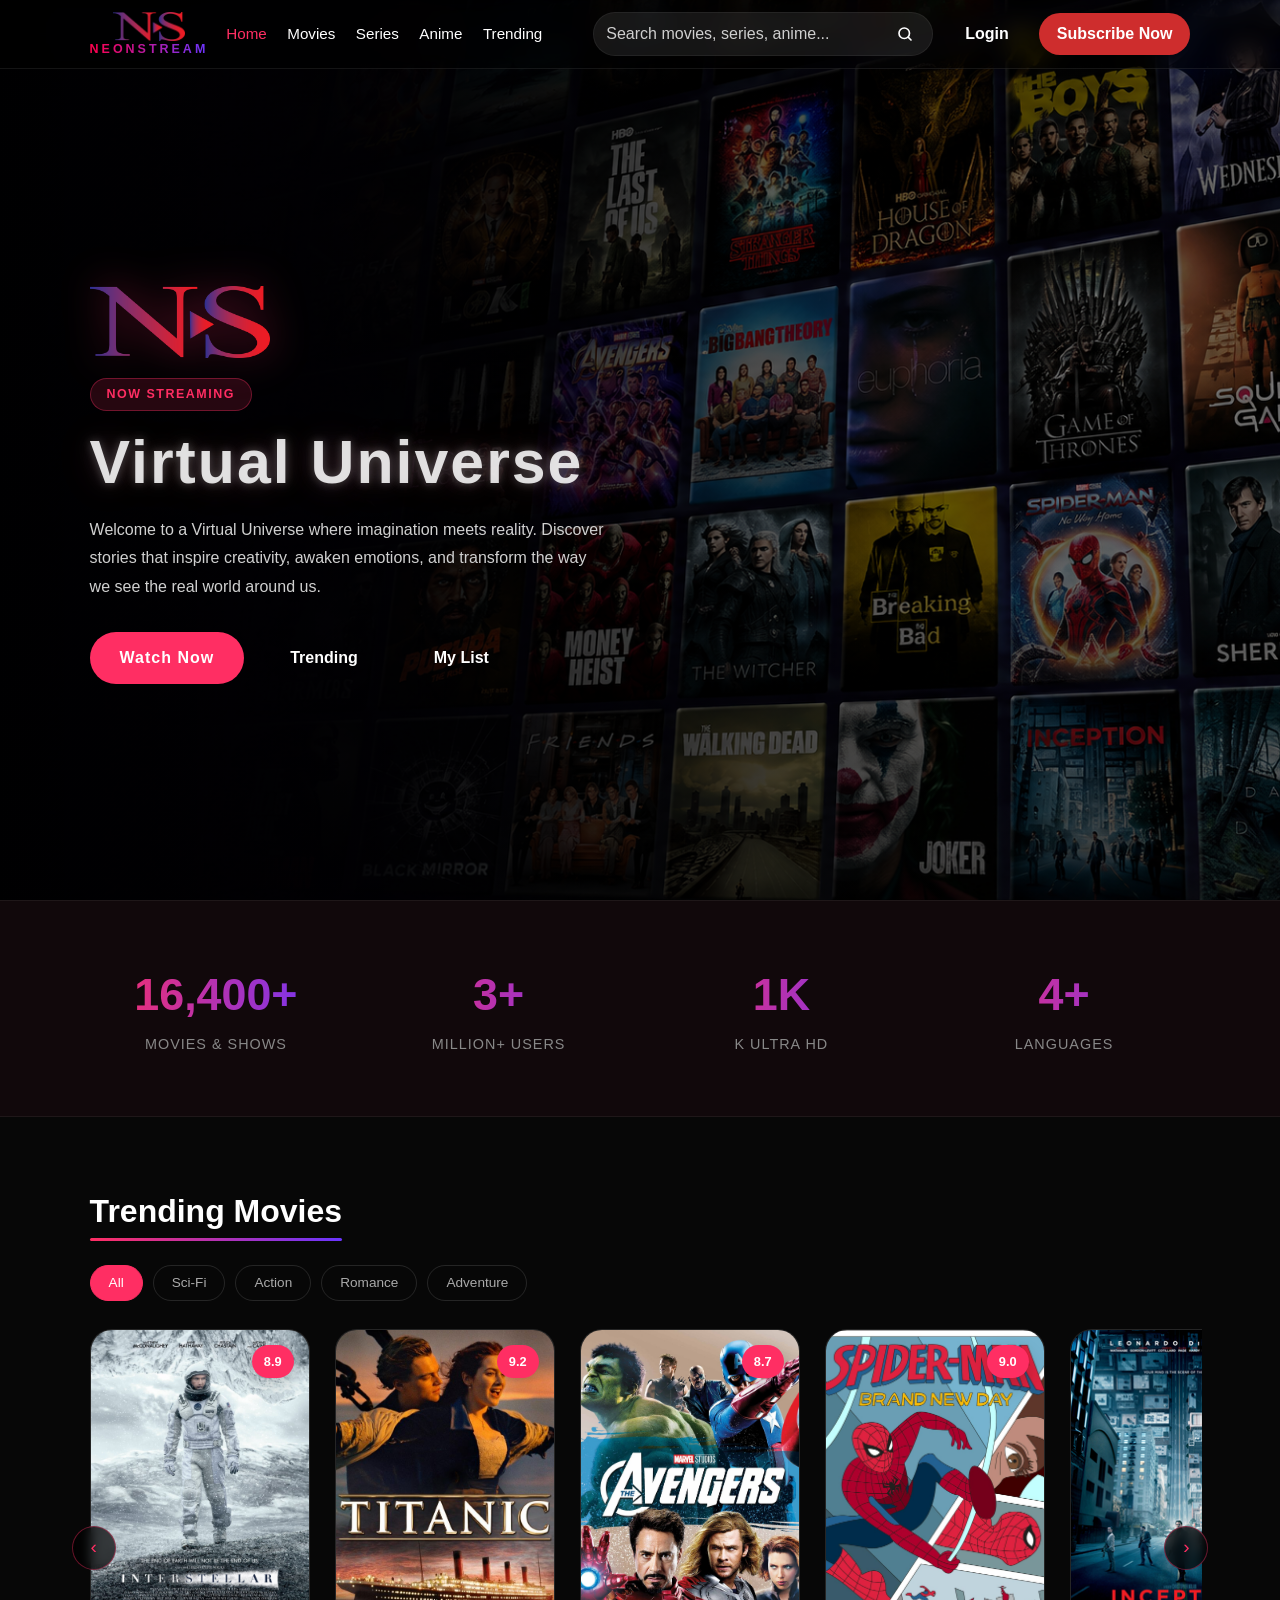
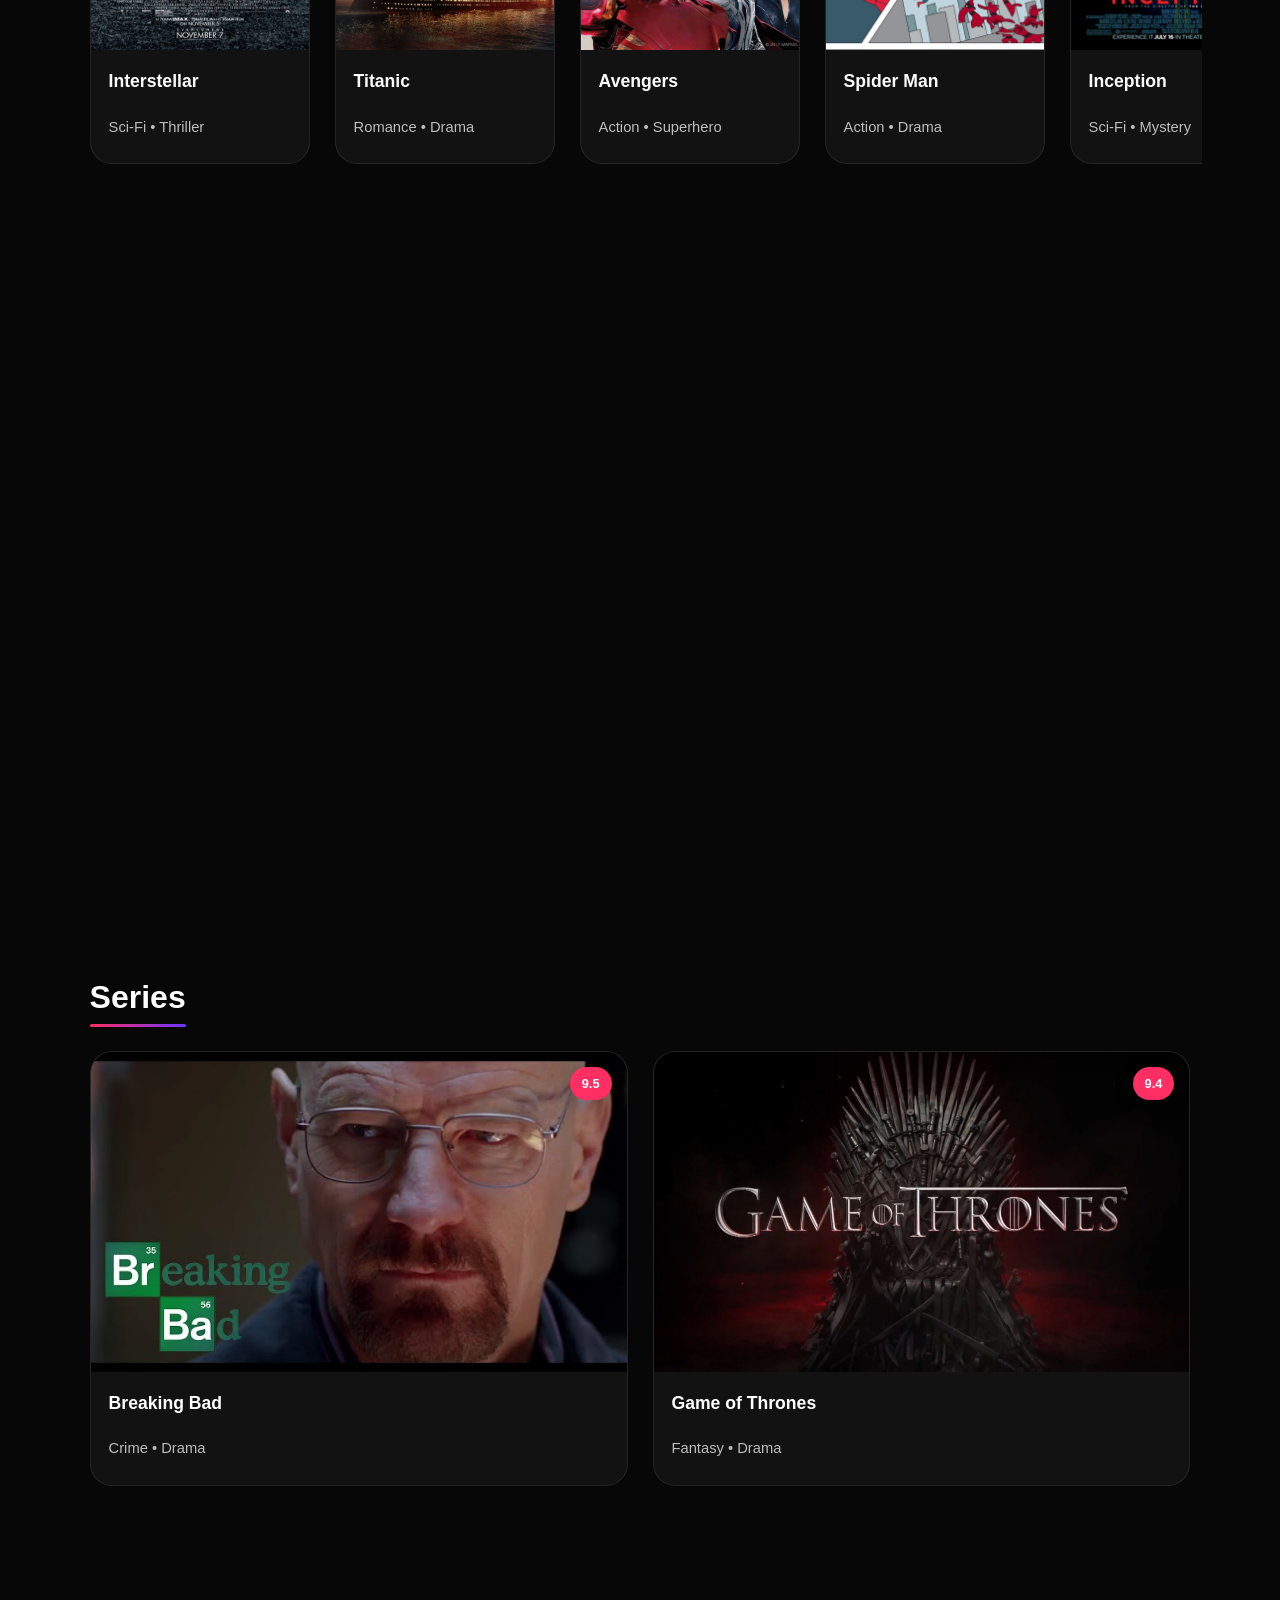
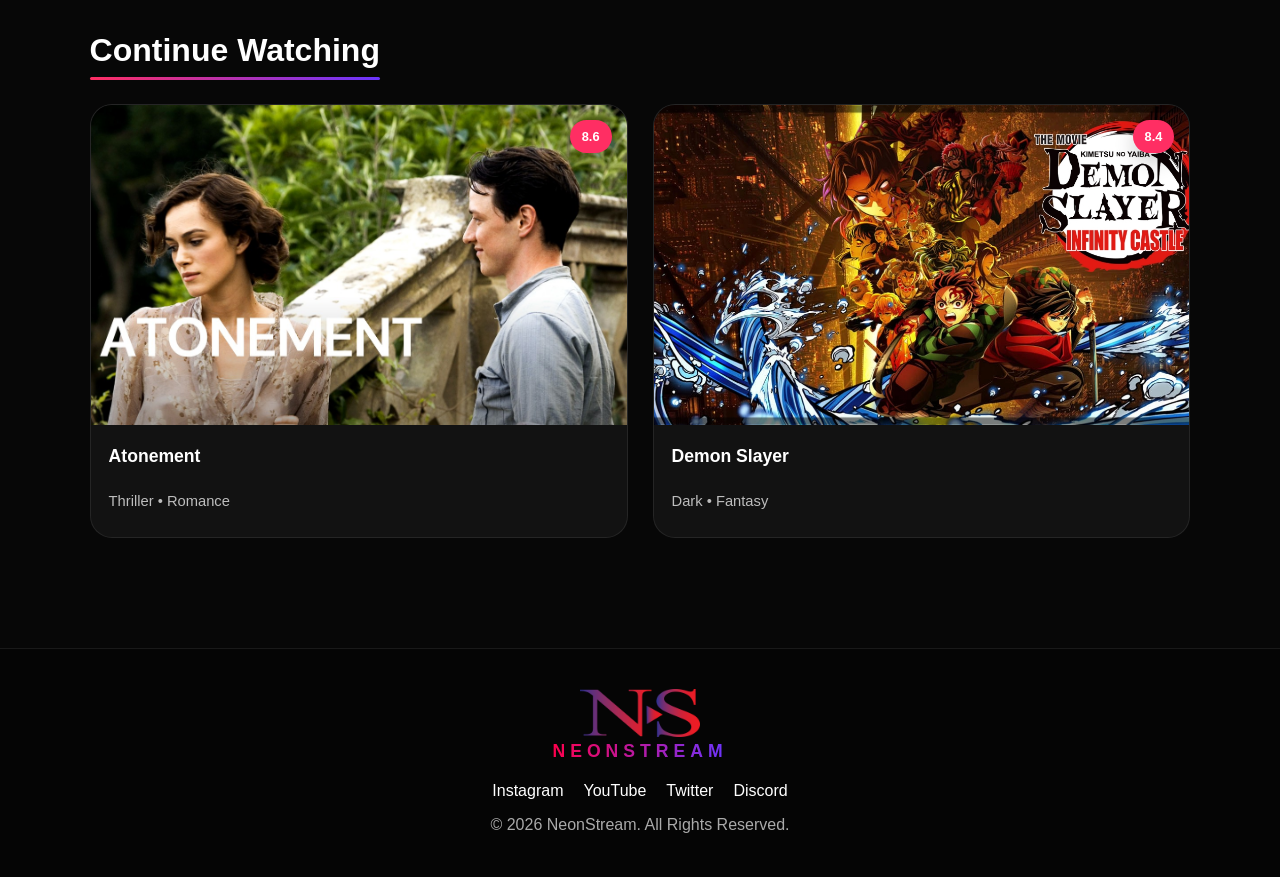
<file: index.html>
<!DOCTYPE html>
<html lang="en">
<head>
  <meta charset="UTF-8">
  <meta name="viewport" content="width=device-width, initial-scale=1.0">
  <title>NeonStream</title>
  <link rel="icon" type="image/png" href="images/neonstream-logo.png">
  <link rel="stylesheet" href="css/style.css">
</head>
<body>
  <!-- TOAST -->
  <div id="toast"></div>

  <!-- MY LIST MODAL -->
  <div id="myListModal">
    <div class="modal-box">
      <button class="modal-close" id="modalClose">✕</button>
      <h2>🎬 My List</h2>
      <p>Log in to save your list and watch it on any device.</p>
      <a href="login.html" class="modal-btn">Login Now</a>
    </div>
  </div>

  <!-- DOWNLOADS MODAL (Standard & Premium) -->
  <div class="ns-modal" id="downloadsModal" role="dialog" aria-modal="true" aria-labelledby="downloadsTitle">
    <div class="modal-box modal-wide">
      <button class="modal-close" aria-label="Close">✕</button>
      <h2 id="downloadsTitle">⬇ My Downloads</h2>
      <p id="downloadsInfo"></p>
      <ul class="downloads-list" id="downloadsList"></ul>
    </div>
  </div>

  <!-- UPGRADE MODAL (shown when a Free / logged-out user taps download) -->
  <div class="ns-modal" id="upgradeModal" role="dialog" aria-modal="true" aria-labelledby="upgradeTitle">
    <div class="modal-box">
      <button class="modal-close" aria-label="Close">✕</button>
      <h2 id="upgradeTitle">⬇ Downloads are a paid feature</h2>
      <p>Upgrade to <b>Standard</b> (download up to 10 titles) or <b>Premium</b> (unlimited downloads) to watch offline.</p>
      <a href="subscription.html" class="modal-btn">Upgrade Plan</a>
    </div>
  </div>

  <!-- LOG OUT CONFIRM -->
  <div class="ns-modal" id="logoutModal" role="dialog" aria-modal="true" aria-labelledby="logoutTitle">
    <div class="modal-box">
      <button class="modal-close" aria-label="Close">✕</button>
      <h2 id="logoutTitle">Log out of NeonStream?</h2>
      <p>Your plan and downloads will be removed from this device. You can log in again anytime.</p>
      <div class="modal-actions">
        <button type="button" class="modal-btn ghost" id="logoutCancel">Cancel</button>
        <button type="button" class="modal-btn" id="logoutConfirm">Log Out</button>
      </div>
    </div>
  </div>

  <a class="skip-link" href="#content">Skip to content</a>

  <header>
    <nav aria-label="Primary">
      <a href="index.html" class="logo" aria-label="NeonStream home">
        <img src="images/neonstream-logo.png" class="logo-img" alt="NeonStream logo">
        <span class="logo-text">NEONSTREAM</span>
      </a>

      <div class="nav-links">
        <a href="#home" id="navHome">Home</a>
        <a href="#movies" id="navMovies">Movies</a>
        <a href="#series" id="navSeries">Series</a>
        <a href="#anime" id="navAnime">Anime</a>
        <a href="#trending" id="navTrending">Trending</a>
      </div>

      <div class="nav-actions">
        <form class="search-box" role="search">
          <label class="visually-hidden" for="search-input">Search movies</label>
          <input id="search-input" type="search" placeholder="Search movies, series, anime..." autocomplete="off" />
          <button class="search-btn" type="submit" aria-label="Search">
            <svg width="18" height="18" viewBox="0 0 24 24" fill="none" stroke="currentColor" stroke-width="2.2" stroke-linecap="round"><circle cx="11" cy="11" r="7"/><path d="m20 20-3.5-3.5"/></svg>
          </button>
          <ul class="search-suggest" id="searchSuggest" role="listbox" aria-label="Search suggestions"></ul>
        </form>

        <div class="nav-buttons">
          <button type="button" class="downloads-btn" id="downloadsBtn" hidden>⬇<span class="dl-label"> Downloads</span> <span class="dl-count">0</span></button>
          <a href="login.html" class="login-btn" id="loginBtn">Login</a>

          <!-- ACCOUNT MENU (shown after login) -->
          <div class="account" id="accountMenu" hidden>
            <button type="button" class="account-btn" id="accountBtn" aria-haspopup="true" aria-expanded="false">
              <span class="avatar" id="accountAvatar">V</span>
              <span class="account-name" id="accountName">Account</span>
              <svg width="12" height="12" viewBox="0 0 24 24" fill="none" stroke="currentColor" stroke-width="3" stroke-linecap="round" aria-hidden="true"><path d="M6 9l6 6 6-6"/></svg>
            </button>
            <div class="account-dropdown" id="accountDropdown" role="menu">
              <div class="account-info">
                <strong id="accountEmail">you@example.com</strong>
                <small id="accountPlan">No plan yet</small>
              </div>
              <button type="button" role="menuitem" id="menuDownloads" hidden>⬇ My Downloads</button>
              <a href="subscription.html" role="menuitem" id="menuPlan">★ Change Plan</a>
              <button type="button" role="menuitem" class="logout-item" id="menuLogout">
                <svg width="16" height="16" viewBox="0 0 24 24" fill="none" stroke="currentColor" stroke-width="2.2" stroke-linecap="round" stroke-linejoin="round" aria-hidden="true"><path d="M9 21H5a2 2 0 0 1-2-2V5a2 2 0 0 1 2-2h4M16 17l5-5-5-5M21 12H9"/></svg>
                Log Out
              </button>
            </div>
          </div>
          <a href="subscription.html" class="subscribe-btn">Subscribe Now</a>
        </div>
      </div>
    </nav>
  </header>

  <main id="content">
    <section class="hero" id="home">
      <div class="hero-content">
        <img src="images/neonstream-logo.png" class="hero-logo" alt="NeonStream logo">
        <div class="hero-badge">Now Streaming</div>

        <h1>Virtual Universe</h1>
        <p>
          Welcome to a Virtual Universe where imagination meets reality.
          Discover stories that inspire creativity, awaken emotions,
          and transform the way we see the real world around us.
        </p>

        <!-- HERO BUTTONS -->
        <div class="hero-buttons">
          <button class="btn btn-watch" id="watchNowBtn">Watch Now</button>
          <button class="btn btn-trending" id="trendingBtn">Trending</button>
          <button class="btn btn-mylist" id="myListBtn">My List</button>
        </div>

      </div>
    </section>

    <!-- STATS SECTION -->
    <div class="stats-section reveal">
      <div class="stat-item">
        <span data-target="50000" id="stat1">0</span>
        <p>Movies & Shows</p>
      </div>
      <div class="stat-item">
        <span data-target="12" id="stat2">0</span>
        <p>Million+ Users</p>
      </div>
      <div class="stat-item">
        <span data-target="4" id="stat3">0</span>
        <p>K Ultra HD</p>
      </div>
      <div class="stat-item">
        <span data-target="15" id="stat4">0</span>
        <p>Languages</p>
      </div>
    </div>

    <section class="reveal" id="movies">
      <h2 class="section-title">Trending Movies</h2>

      <!-- GENRE TABS -->
      <div class="genre-tabs">
        <button class="genre-tab active" data-genre="all">All</button>
        <button class="genre-tab" data-genre="sci-fi">Sci-Fi</button>
        <button class="genre-tab" data-genre="action">Action</button>
        <button class="genre-tab" data-genre="romance">Romance</button>
        <button class="genre-tab" data-genre="adventure">Adventure</button>
      </div>

      <div class="slider-wrap">
        <button class="slider-arrow arrow-left" id="sliderLeft">‹</button>
        <div class="movie-row trending-slider" id="trendingSlider">

        <!-- Movie 1 -->
        <div class="movie-card">
          <span class="rating">8.9</span>
          <img src="images/interstellar.jpeg" loading="lazy" alt="Interstellar" />
          <div class="movie-info">
            <h3>Interstellar</h3>
            <div class="movie-bottom">
              <p>Sci-Fi • Thriller</p>
              <button class="play-btn">▶ PLAY</button>
            </div>
          </div>
        </div>

        <!-- Movie 2 -->
        <div class="movie-card">
          <span class="rating">9.2</span>
          <img src="images/titanic.jpeg" loading="lazy" alt="Titanic" />
          <div class="movie-info">
            <h3>Titanic</h3>
            <div class="movie-bottom">
              <p>Romance • Drama</p>
              <button class="play-btn">▶ PLAY</button>
            </div>
          </div>
        </div>

        <!-- Movie 3 -->
        <div class="movie-card">
          <span class="rating">8.7</span>
          <img src="images/avengers.jpeg" loading="lazy" alt="Avengers" />
          <div class="movie-info">
            <h3>Avengers</h3>
            <div class="movie-bottom">
              <p>Action • Superhero</p>
              <button class="play-btn">▶ PLAY</button>
            </div>
          </div>
        </div>

        <!-- Movie 4 -->
        <div class="movie-card">
          <span class="rating">9.0</span>
          <img src="images/spider-man.jpeg" loading="lazy" alt="Spider Man" />
          <div class="movie-info">
            <h3>Spider Man</h3>
            <div class="movie-bottom">
              <p>Action • Drama</p>
              <button class="play-btn">▶ PLAY</button>
            </div>
          </div>
        </div>

        <!-- Movie 5 -->
        <div class="movie-card">
          <span class="rating">9.1</span>
          <img src="images/inception.jpg" loading="lazy" alt="Inception" />
          <div class="movie-info">
            <h3>Inception</h3>
            <div class="movie-bottom">
              <p>Sci-Fi • Mystery</p>
              <button class="play-btn">▶ PLAY</button>
            </div>
          </div>
        </div>

        <!-- Movie 6 -->
        <div class="movie-card">
          <span class="rating">8.8</span>
          <img src="images/the-matrix.jpg" loading="lazy" alt="The Matrix" />
          <div class="movie-info">
            <h3>The Matrix</h3>
            <div class="movie-bottom">
              <p>Action • Sci-Fi</p>
              <button class="play-btn">▶ PLAY</button>
            </div>
          </div>
        </div>

        <!-- Movie 7 -->
        <div class="movie-card">
          <span class="rating">9.3</span>
          <img src="images/avatar.jpg" loading="lazy" alt="Avatar" />
          <div class="movie-info">
            <h3>Avatar</h3>
            <div class="movie-bottom">
              <p>Adventure • Fantasy</p>
              <button class="play-btn">▶ PLAY</button>
            </div>
          </div>
        </div>

        <!-- Movie 8 -->
        <div class="movie-card">
          <span class="rating">8.5</span>
          <img src="images/jurassic-park.jpg" loading="lazy" alt="Jurassic Park" />
          <div class="movie-info">
            <h3>Jurassic Park</h3>
            <div class="movie-bottom">
              <p>Adventure • Sci-Fi</p>
              <button class="play-btn">▶ PLAY</button>
            </div>
          </div>
        </div>

      </div>
        <button class="slider-arrow arrow-right" id="sliderRight">›</button>
      </div>
    </section>

    <section class="reveal" id="anime">
      <h2 class="section-title">Anime Collection</h2>
      <div class="movie-row">

        <div class="movie-card">
          <span class="rating">9.5</span>
          <img src="images/naruto.jpeg" loading="lazy" alt="Naruto" />
          <div class="movie-info">
            <h3>Naruto</h3>
            <div class="movie-bottom">
              <p>Adventure • Anime</p>
              <button class="play-btn">▶ PLAY</button>
            </div>
          </div>
        </div>

        <div class="movie-card">
          <span class="rating">9.4</span>
          <img src="images/attack-on-titan.jpeg" loading="lazy" alt="Attack on Titan" />
          <div class="movie-info">
            <h3>Attack on Titan</h3>
            <div class="movie-bottom">
              <p>Fantasy • Anime</p>
              <button class="play-btn">▶ PLAY</button>
            </div>
          </div>
        </div>

      </div>
    </section>
   <section class="reveal" id="series">
      <h2 class="section-title">Series</h2>
      <div class="movie-row">

        <div class="movie-card">
          <span class="rating">9.5</span>
          <img src="images/breaking-bad.jpeg" loading="lazy" alt="Breaking Bad" />
          <div class="movie-info">
            <h3>Breaking Bad</h3>
            <div class="movie-bottom">
              <p>Crime • Drama</p>
              <button class="play-btn">▶ PLAY</button>
            </div>
          </div>
        </div>

        <div class="movie-card">
          <span class="rating">9.4</span>
          <img src="images/game-of-thrones.jpg" loading="lazy" alt="Game of Thrones" />
          <div class="movie-info">
            <h3>Game of Thrones</h3>
            <div class="movie-bottom">
              <p>Fantasy • Drama</p>
              <button class="play-btn">▶ PLAY</button>
            </div>
          </div>
        </div>

      </div>
    </section>
    <section class="reveal" id="continue">
      <h2 class="section-title">Continue Watching</h2>
      <div class="movie-row">

        <div class="movie-card">
          <span class="rating">8.6</span>
          <img src="images/atonement.jpeg" loading="lazy" alt="Atonement" />
          <div class="movie-info">
            <h3>Atonement</h3>
            <div class="movie-bottom">
              <p>Thriller • Romance</p>
              <button class="play-btn">▶ PLAY</button>
            </div>
          </div>
        </div>

        <div class="movie-card">
          <span class="rating">8.4</span>
          <img src="images/demon-slayer.jpg" loading="lazy" alt="Demon Slayer" />
          <div class="movie-info">
            <h3>Demon Slayer</h3>
            <div class="movie-bottom">
              <p>Dark • Fantasy</p>
              <button class="play-btn">▶ PLAY</button>
            </div>
          </div>
        </div>

      </div>
    </section>
  </main>

  <footer>
    <div class="footer-logo">
      <a href="index.html" class="logo logo-lg" aria-label="NeonStream home">
        <img src="images/neonstream-logo.png" class="logo-img" alt="NeonStream logo">
        <span class="logo-text">NEONSTREAM</span>
      </a>
    </div>
    <div class="socials">
      <a href="#">Instagram</a>
      <a href="#">YouTube</a>
      <a href="#">Twitter</a>
      <a href="#">Discord</a>
    </div>
    <p>&copy; 2026 NeonStream. All Rights Reserved.</p>
  </footer>

  <script src="js/script.js"></script>
</body>
</html>
</file>
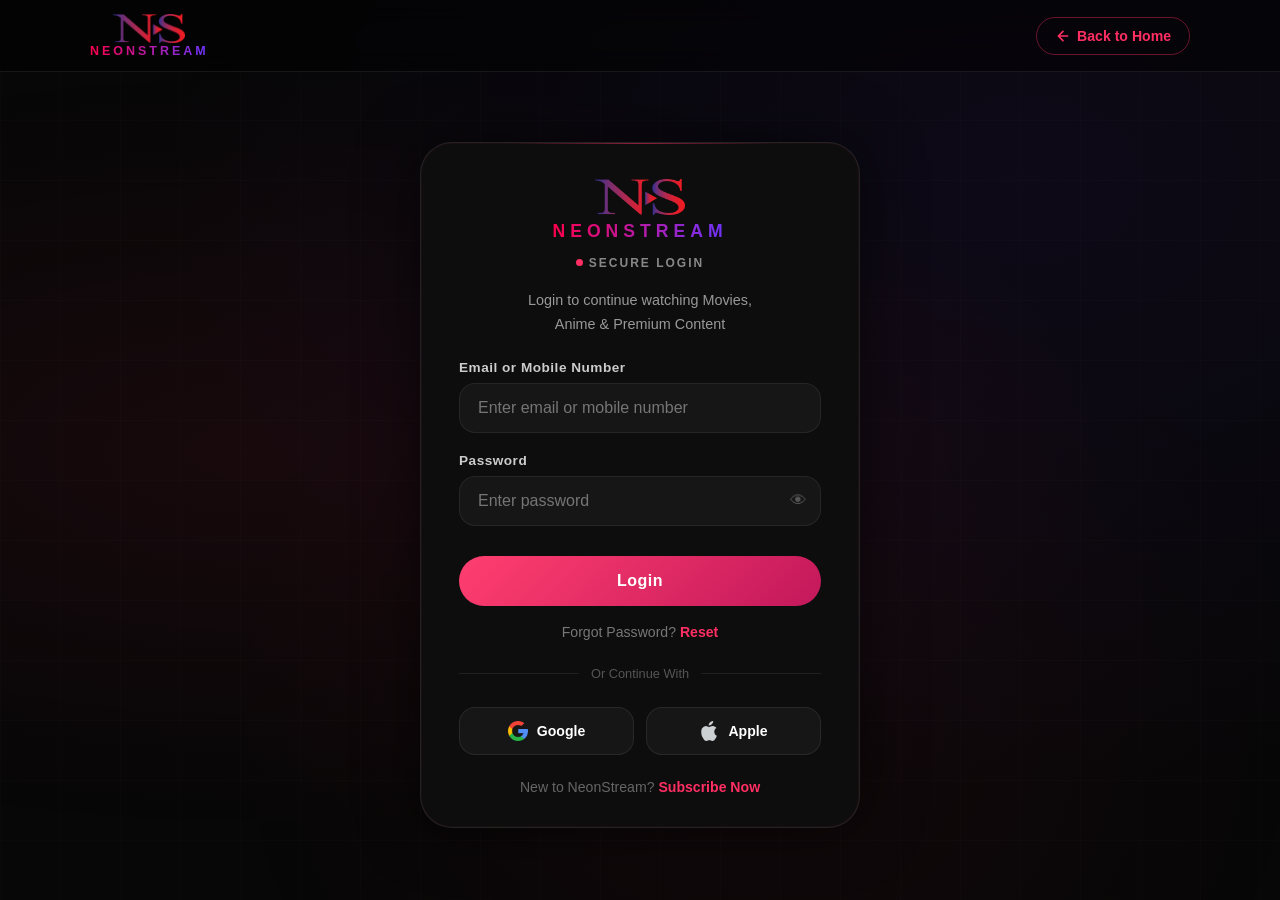
<file: login.html>
<!DOCTYPE html>
<html lang="en">
<head>
  <meta charset="UTF-8">
  <meta name="viewport" content="width=device-width, initial-scale=1.0">
  <title>Login | NeonStream</title>
  <link rel="icon" type="image/png" href="images/neonstream-logo.png">
  <link rel="stylesheet" href="css/login.css">
</head>
<body>

<!-- FLOATING PARTICLES -->
<div class="particles" id="particles"></div>

<!-- TOAST -->
<div id="toast"></div>


<!-- NAVBAR -->
<nav id="navbar">
  <a href="index.html" class="logo">
    <img src="images/neonstream-logo.png" class="logo-img" alt="NeonStream logo">
    <span class="logo-text">NEONSTREAM</span>
  </a>
  <a href="index.html" class="back-btn"><svg width="16" height="16" viewBox="0 0 24 24" fill="none" stroke="currentColor" stroke-width="2.4" stroke-linecap="round" stroke-linejoin="round" aria-hidden="true"><path d="M19 12H5M12 19l-7-7 7-7"/></svg>Back to Home</a>
</nav>

<!-- LOGIN CARD -->
<div class="login-container" id="loginCard">

  <!-- LOGO INSIDE CARD -->
  <a href="index.html" class="card-logo">
    <img src="images/neonstream-logo.png" class="card-logo-img" alt="NeonStream logo">
    <span class="card-logo-text">NEONSTREAM</span>
  </a>

  <!-- LIVE BADGE -->
  <div class="welcome-badge">
    <div class="badge-dot"></div>
    <span class="badge-text">Secure Login</span>
  </div>

  <p class="subtitle">
    Login to continue watching Movies,<br>
    Anime &amp; Premium Content
  </p>

  <!-- EMAIL INPUT -->
  <div class="input-box">
    <label for="emailInput">Email or Mobile Number</label>
    <div class="input-wrap">
      <input type="text" id="emailInput" placeholder="Enter email or mobile number" autocomplete="email">
      <span class="input-icon" id="emailStatus"></span>
    </div>
    <div class="error-msg" id="emailError">Please enter a valid email or 10-digit mobile number.</div>
  </div>

  <!-- PASSWORD INPUT -->
  <div class="input-box">
    <label for="passwordInput">Password</label>
    <div class="input-wrap">
      <input type="password" id="passwordInput" placeholder="Enter password" autocomplete="current-password">
      <button class="input-icon" id="eyeToggle" type="button" aria-label="Toggle password">👁</button>
    </div>
    <div class="strength-wrap" id="strengthWrap" style="display:none">
      <div class="strength-bar-bg">
        <div class="strength-bar" id="strengthBar"></div>
      </div>
      <div class="strength-row">
        <span class="strength-label" id="strengthLabel"></span>
        <span class="strength-hint" id="strengthHint"></span>
      </div>
    </div>
    <div class="error-msg" id="passError">Password must be at least 6 characters long.</div>
  </div>

  <!-- LOGIN BUTTON -->
  <button class="login-main-btn" id="loginBtn" type="button">Login</button>

  <!-- FORGOT -->
  <div class="extra-options">
    Forgot Password? <a href="#" id="forgotLink">Reset</a>
  </div>

  <div class="divider"><span>Or Continue With</span></div>

  <!-- SOCIAL BUTTONS WITH REAL ICONS -->
  <div class="social-buttons">
    <button class="social-btn" id="googleBtn" type="button">
      <img src="images/google.png" alt="Google">
      <span>Google</span>
    </button>
    <button class="social-btn" id="appleBtn" type="button">
      <img src="images/apple.png" alt="Apple">
      <span>Apple</span>
    </button>
  </div>

  <div class="signup-link">
    New to NeonStream? <a href="subscription.html">Subscribe Now</a>
  </div>

</div>

  <script src="js/login.js"></script>
</body>
</html>
</file>
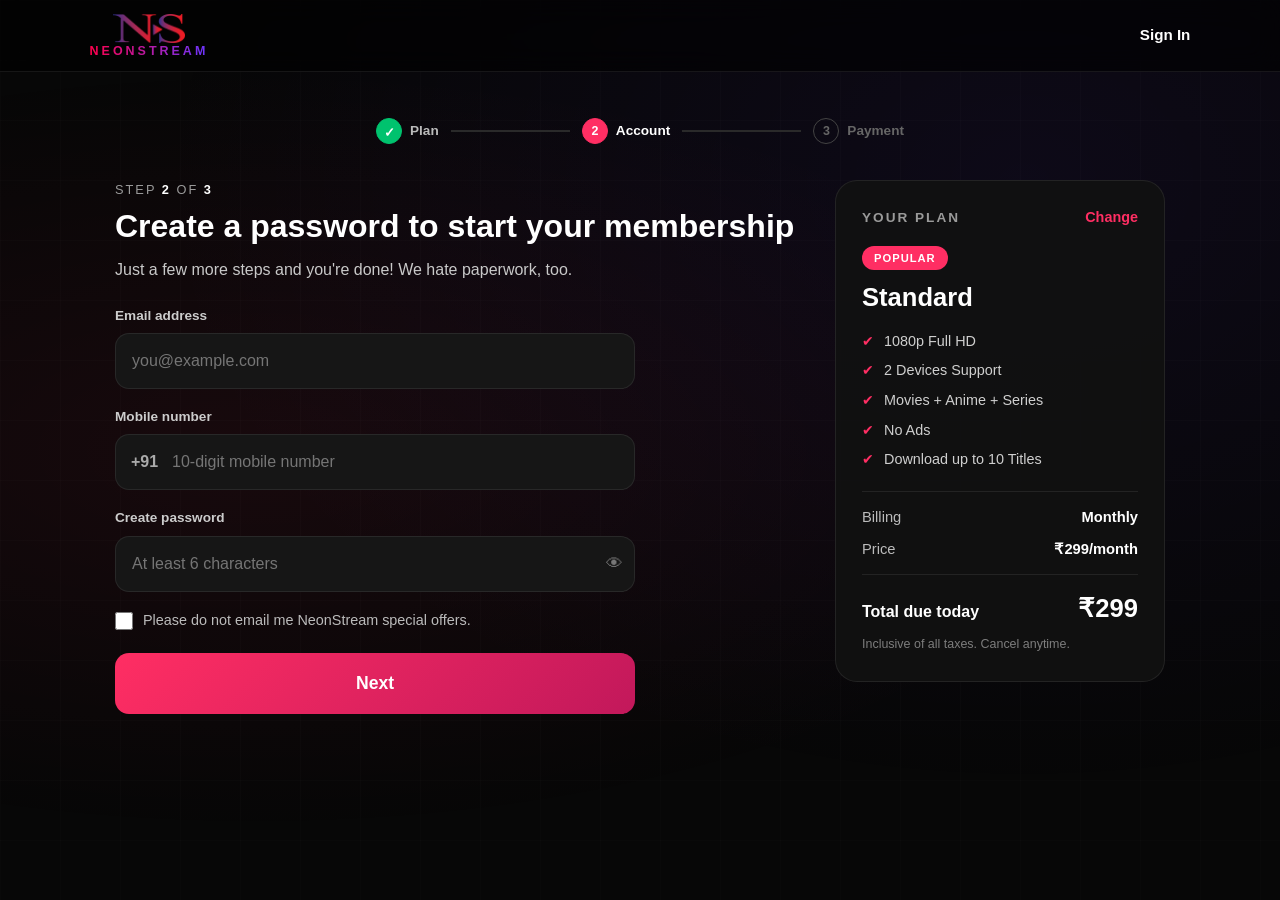
<file: payment.html>
<!DOCTYPE html>
<html lang="en">
<head>
  <meta charset="UTF-8">
  <meta name="viewport" content="width=device-width, initial-scale=1.0">
  <title>Checkout | NeonStream</title>
  <link rel="icon" type="image/png" href="images/neonstream-logo.png">
  <link rel="stylesheet" href="css/payment.css">
</head>
<body>

  <!-- TOAST -->
  <div id="toast" role="status" aria-live="polite"></div>

  <!-- NAVBAR -->
  <nav>
    <a href="index.html" class="logo" aria-label="NeonStream home">
      <img src="images/neonstream-logo.png" class="logo-img" alt="NeonStream logo">
      <span class="logo-text">NEONSTREAM</span>
    </a>
    <a href="login.html" class="nav-link" id="navSignIn">Sign In</a>
  </nav>

  <!-- PROGRESS BAR -->
  <div class="progress" aria-hidden="true">
    <div class="progress-step done" data-step="1"><span>1</span>Plan</div>
    <div class="progress-line"></div>
    <div class="progress-step" data-step="2"><span>2</span>Account</div>
    <div class="progress-line"></div>
    <div class="progress-step" data-step="3"><span>3</span>Payment</div>
  </div>

  <main class="checkout">

    <!-- ════════════ LEFT: STEPS ════════════ -->
    <div class="steps">

      <!-- ───── STEP 2: CREATE ACCOUNT ───── -->
      <section class="step active" id="stepAccount">
        <p class="step-label">Step <b>2</b> of <b>3</b></p>
        <h1>Create a password to start your membership</h1>
        <p class="lead">Just a few more steps and you're done! We hate paperwork, too.</p>

        <form id="accountForm" novalidate>
          <div class="field">
            <label for="accEmail">Email address</label>
            <input type="email" id="accEmail" placeholder="you@example.com" autocomplete="email">
            <small class="err" id="accEmailErr">Please enter a valid email address.</small>
          </div>

          <div class="field">
            <label for="accPhone">Mobile number</label>
            <div class="input-group">
              <span class="prefix">+91</span>
              <input type="tel" id="accPhone" placeholder="10-digit mobile number" maxlength="10" inputmode="numeric" autocomplete="tel-national">
            </div>
            <small class="err" id="accPhoneErr">Please enter a valid 10-digit mobile number.</small>
          </div>

          <div class="field">
            <label for="accPass">Create password</label>
            <div class="input-group">
              <input type="password" id="accPass" placeholder="At least 6 characters" autocomplete="new-password">
              <button type="button" class="eye" data-target="accPass" aria-label="Show password">👁</button>
            </div>
            <small class="err" id="accPassErr">Password must be at least 6 characters long.</small>
          </div>

          <label class="check">
            <input type="checkbox" id="accOffers">
            <span>Please do not email me NeonStream special offers.</span>
          </label>

          <button type="submit" class="primary-btn" id="accountNext">Next</button>
        </form>
      </section>

      <!-- ───── STEP 3: CHOOSE PAYMENT METHOD ───── -->
      <section class="step" id="stepMethod">
        <button class="link-back" data-go="stepAccount">‹ Back</button>
        <p class="step-label">Step <b>3</b> of <b>3</b></p>
        <h1>Choose how to pay</h1>
        <p class="lead">Your payment is encrypted and you can change how you pay anytime.</p>
        <p class="secure-line">🔒 Secure for peace of mind. Cancel easily online.</p>

        <div class="methods">
          <button class="method" data-method="card">
            <div class="method-text">
              <strong>Credit or Debit Card</strong>
              <div class="brands">
                <span class="brand visa">VISA</span>
                <span class="brand mc"><i></i><i></i></span>
                <span class="brand rupay">RuPay</span>
                <span class="brand amex">AMEX</span>
              </div>
            </div>
            <span class="chev">›</span>
          </button>

          <button class="method" data-method="upi">
            <div class="method-text">
              <strong>UPI AutoPay</strong>
              <div class="brands">
                <span class="brand pill">Google Pay</span>
                <span class="brand pill">PhonePe</span>
                <span class="brand pill">Paytm</span>
                <span class="brand pill">BHIM</span>
              </div>
            </div>
            <span class="chev">›</span>
          </button>

          <button class="method" data-method="netbanking">
            <div class="method-text">
              <strong>Net Banking</strong>
              <small>All major Indian banks supported</small>
            </div>
            <span class="chev">›</span>
          </button>

          <button class="method" data-method="wallet">
            <div class="method-text">
              <strong>Wallets</strong>
              <small>Paytm, PhonePe, Amazon Pay, MobiKwik</small>
            </div>
            <span class="chev">›</span>
          </button>
        </div>
      </section>

      <!-- ───── STEP 3b: PAYMENT DETAILS ───── -->
      <section class="step" id="stepDetails">
        <button class="link-back" data-go="stepMethod">‹ Back to payment options</button>
        <p class="step-label">Step <b>3</b> of <b>3</b></p>
        <h1 id="detailsTitle">Set up your credit or debit card</h1>

        <!-- CARD -->
        <form class="pay-form" id="formCard" data-method="card" novalidate>
          <!-- Live card preview -->
          <div class="card-preview" id="cardPreview">
            <div class="card-face card-front">
              <div class="card-top">
                <div class="chip"></div>
                <span class="card-brand" id="pvBrand"></span>
              </div>
              <div class="card-number" id="pvNumber">•••• •••• •••• ••••</div>
              <div class="card-bottom">
                <div>
                  <small>Card holder</small>
                  <span id="pvName">YOUR NAME</span>
                </div>
                <div>
                  <small>Expires</small>
                  <span id="pvExpiry">MM/YY</span>
                </div>
              </div>
            </div>
            <div class="card-face card-back">
              <div class="stripe"></div>
              <div class="cvv-strip"><span id="pvCvv">•••</span></div>
              <small class="back-note">NeonStream secure card</small>
            </div>
          </div>

          <div class="field">
            <label for="cardNumber">Card number</label>
            <div class="input-group">
              <input type="text" id="cardNumber" placeholder="1234 5678 9012 3456" inputmode="numeric" autocomplete="cc-number" maxlength="19">
              <span class="suffix" id="cardBrandTag"></span>
            </div>
            <small class="err" id="cardNumberErr">Please enter a valid card number.</small>
          </div>

          <div class="field">
            <label for="cardName">Name on card</label>
            <input type="text" id="cardName" placeholder="As printed on the card" autocomplete="cc-name">
            <small class="err" id="cardNameErr">Please enter the name on your card.</small>
          </div>

          <div class="row">
            <div class="field">
              <label for="cardExpiry">Expiry date</label>
              <input type="text" id="cardExpiry" placeholder="MM/YY" inputmode="numeric" autocomplete="cc-exp" maxlength="5">
              <small class="err" id="cardExpiryErr">Please enter a valid expiry date.</small>
            </div>
            <div class="field">
              <label for="cardCvv">CVV</label>
              <input type="password" id="cardCvv" placeholder="123" inputmode="numeric" autocomplete="cc-csc" maxlength="4">
              <small class="err" id="cardCvvErr">Please enter a valid CVV.</small>
            </div>
          </div>
        </form>

        <!-- UPI -->
        <form class="pay-form" id="formUpi" data-method="upi" novalidate>
          <p class="sub-label">Pay with a UPI app</p>
          <div class="chips" id="upiApps">
            <button type="button" class="chip-btn" data-suffix="okaxis">Google Pay</button>
            <button type="button" class="chip-btn" data-suffix="ybl">PhonePe</button>
            <button type="button" class="chip-btn" data-suffix="paytm">Paytm</button>
            <button type="button" class="chip-btn" data-suffix="upi">BHIM</button>
          </div>

          <div class="or"><span>or enter your UPI ID</span></div>

          <div class="field">
            <label for="upiId">UPI ID</label>
            <div class="input-group">
              <input type="text" id="upiId" placeholder="yourname@bank" autocomplete="off">
              <button type="button" class="verify-btn" id="upiVerify">Verify</button>
            </div>
            <small class="err" id="upiIdErr">Please enter a valid UPI ID (e.g. name@okaxis).</small>
            <small class="ok" id="upiIdOk">✔ UPI ID verified</small>
          </div>
          <p class="note">You'll get a request in your UPI app to approve the AutoPay mandate.</p>
        </form>

        <!-- NET BANKING -->
        <form class="pay-form" id="formNetbanking" data-method="netbanking" novalidate>
          <p class="sub-label">Popular banks</p>
          <div class="banks" id="bankTiles">
            <button type="button" class="bank" data-bank="State Bank of India"><b>SBI</b>State Bank</button>
            <button type="button" class="bank" data-bank="HDFC Bank"><b>HDFC</b>HDFC Bank</button>
            <button type="button" class="bank" data-bank="ICICI Bank"><b>ICICI</b>ICICI Bank</button>
            <button type="button" class="bank" data-bank="Axis Bank"><b>AXIS</b>Axis Bank</button>
            <button type="button" class="bank" data-bank="Kotak Mahindra Bank"><b>KOTAK</b>Kotak Bank</button>
            <button type="button" class="bank" data-bank="Punjab National Bank"><b>PNB</b>PNB</button>
          </div>
          <div class="field">
            <label for="bankSelect">Other banks</label>
            <select id="bankSelect">
              <option value="">Select your bank</option>
              <option>Bank of Baroda</option>
              <option>Canara Bank</option>
              <option>Union Bank of India</option>
              <option>IndusInd Bank</option>
              <option>Yes Bank</option>
              <option>IDFC FIRST Bank</option>
              <option>Federal Bank</option>
              <option>Bank of India</option>
            </select>
            <small class="err" id="bankErr">Please choose your bank.</small>
          </div>
          <p class="note">You'll be redirected to your bank's website to log in and approve the payment.</p>
        </form>

        <!-- WALLET -->
        <form class="pay-form" id="formWallet" data-method="wallet" novalidate>
          <div class="wallets" id="walletList">
            <label class="wallet"><input type="radio" name="wallet" value="Paytm Wallet"><span>Paytm Wallet</span></label>
            <label class="wallet"><input type="radio" name="wallet" value="PhonePe Wallet"><span>PhonePe Wallet</span></label>
            <label class="wallet"><input type="radio" name="wallet" value="Amazon Pay"><span>Amazon Pay</span></label>
            <label class="wallet"><input type="radio" name="wallet" value="MobiKwik"><span>MobiKwik</span></label>
          </div>
          <small class="err" id="walletErr">Please choose a wallet.</small>
        </form>

        <!-- Shown for every method -->
        <div class="confirm-box">
          <div class="confirm-plan">
            <div>
              <strong id="confirmPrice">₹299/month</strong>
              <span id="confirmPlan">Standard</span>
            </div>
            <a href="subscription.html" id="changePlan2">Change</a>
          </div>

          <p class="fine">
            Your payments will be processed automatically. By checking the box below, you agree that
            your NeonStream membership will continue and we will charge the
            <span id="fineCycle">monthly</span> fee to your payment method until you cancel.
            You may cancel at any time to avoid future charges. No refunds or credits for partial periods.
          </p>

          <label class="check">
            <input type="checkbox" id="agree">
            <span>I agree to the Terms of Use and Privacy Statement.</span>
          </label>
          <small class="err" id="agreeErr">Please accept the terms to continue.</small>

          <button class="primary-btn" id="payBtn">Start Membership</button>

          <p class="demo-note">
            🔒 Demo checkout — no real payment is taken and details never leave this page.
            Test card: <b>4242 4242 4242 4242</b>, any future date, any CVV.
          </p>
        </div>
      </section>

      <!-- ───── SUCCESS ───── -->
      <section class="step" id="stepSuccess">
        <div class="success">
          <div class="tick">
            <svg viewBox="0 0 52 52"><circle cx="26" cy="26" r="24"/><path d="M15 27l7 7 15-15"/></svg>
          </div>
          <h1>Welcome to NeonStream!</h1>
          <p class="lead" id="successLead">Your membership is active. Enjoy unlimited movies, series and anime.</p>

          <div class="receipt">
            <div><span>Plan</span><b id="rcPlan">Standard</b></div>
            <div><span>Amount paid</span><b id="rcAmount">₹299</b></div>
            <div><span>Payment method</span><b id="rcMethod">Visa •••• 4242</b></div>
            <div><span>Order ID</span><b id="rcOrder">NS-000000</b></div>
            <div><span>Email</span><b id="rcEmail">you@example.com</b></div>
            <div><span>Next billing date</span><b id="rcNext">—</b></div>
          </div>

          <a href="index.html" class="primary-btn as-link">Start Watching</a>
          <p class="fine center">A confirmation has been sent to your email.</p>
        </div>
      </section>
    </div>

    <!-- ════════════ RIGHT: ORDER SUMMARY ════════════ -->
    <aside class="summary" id="summary">
      <div class="summary-head">
        <h2>Your plan</h2>
        <a href="subscription.html" id="changePlan">Change</a>
      </div>

      <div class="plan-badge" id="sumBadge">POPULAR</div>
      <h3 id="sumName">Standard</h3>

      <ul class="sum-features" id="sumFeatures"></ul>

      <div class="sum-lines">
        <div><span>Billing</span><b id="sumBilling">Monthly</b></div>
        <div><span>Price</span><b id="sumPrice">₹299/month</b></div>
        <div class="saving" id="sumSavingRow"><span>You save</span><b id="sumSaving">₹720/year</b></div>
      </div>

      <div class="sum-total">
        <span>Total due today</span>
        <b id="sumTotal">₹299</b>
      </div>
      <p class="fine">Inclusive of all taxes. Cancel anytime.</p>
    </aside>
  </main>

  <!-- ═══ PROCESSING OVERLAY ═══ -->
  <div class="overlay" id="processing">
    <div class="overlay-box">
      <div class="loader"></div>
      <h3 id="processingTitle">Processing your payment…</h3>
      <p id="processingText">Please don't close or refresh this page.</p>
    </div>
  </div>

  <!-- ═══ OTP MODAL (cards) ═══ -->
  <div class="overlay" id="otpModal">
    <div class="overlay-box otp-box">
      <p class="bank-tag">🔐 Secure verification</p>
      <h3>Enter OTP</h3>
      <p>We've sent a 6-digit code to your mobile number ending in <b id="otpPhone">0000</b>.</p>
      <div class="otp-inputs" id="otpInputs">
        <input maxlength="1" inputmode="numeric" aria-label="OTP digit 1">
        <input maxlength="1" inputmode="numeric" aria-label="OTP digit 2">
        <input maxlength="1" inputmode="numeric" aria-label="OTP digit 3">
        <input maxlength="1" inputmode="numeric" aria-label="OTP digit 4">
        <input maxlength="1" inputmode="numeric" aria-label="OTP digit 5">
        <input maxlength="1" inputmode="numeric" aria-label="OTP digit 6">
      </div>
      <small class="err" id="otpErr">Please enter the 6-digit OTP.</small>
      <button class="primary-btn" id="otpSubmit">Verify &amp; Pay</button>
      <div class="otp-foot">
        <button class="text-btn" id="otpResend" disabled>Resend OTP in <span id="otpTimer">30</span>s</button>
        <button class="text-btn" id="otpCancel">Cancel</button>
      </div>
      <p class="demo-note">Demo: enter any 6 digits.</p>
    </div>
  </div>

  <!-- ═══ UPI WAITING MODAL ═══ -->
  <div class="overlay" id="upiModal">
    <div class="overlay-box">
      <div class="loader"></div>
      <h3>Approve the request in your UPI app</h3>
      <p>A payment request has been sent to <b id="upiTarget">name@bank</b>.</p>
      <p class="timer">Request expires in <b id="upiTimer">05:00</b></p>
      <button class="text-btn" id="upiCancel">Cancel</button>
    </div>
  </div>

  <script src="js/payment.js"></script>
</body>
</html>
</file>
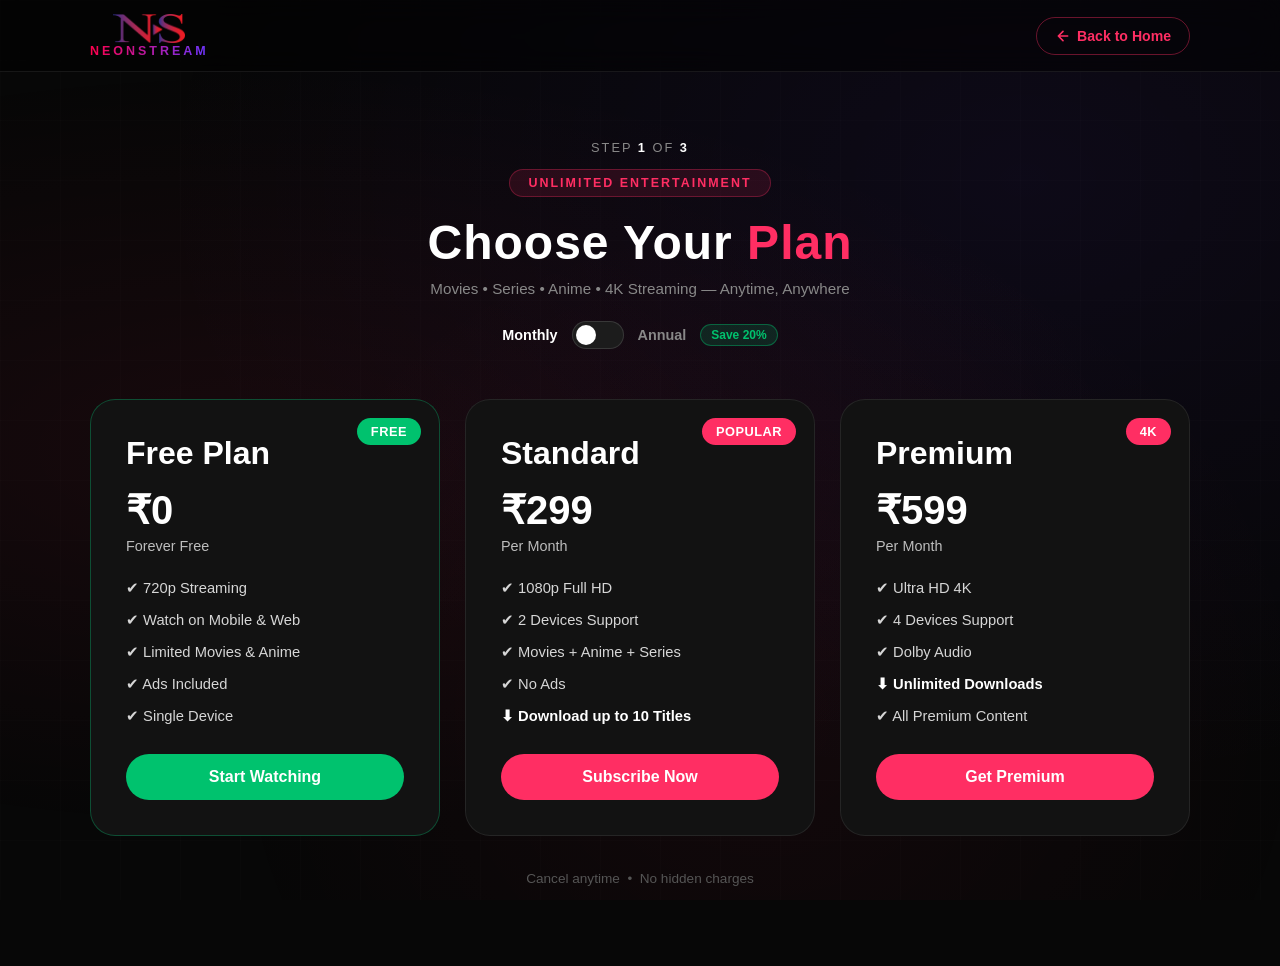
<file: subscription.html>
<!DOCTYPE html>
<html lang="en">
<head>
  <meta charset="UTF-8">
  <meta name="viewport" content="width=device-width, initial-scale=1.0">
  <title>Subscription Plans | NeonStream</title>
  <link rel="icon" type="image/png" href="images/neonstream-logo.png">
  <link rel="stylesheet" href="css/subscription.css">
</head>
<body>


  <!-- NAVBAR -->
  <nav>
    <a href="index.html" class="logo">
      <img src="images/neonstream-logo.png" class="logo-img" alt="NeonStream logo">
      <span class="logo-text">NEONSTREAM</span>
    </a>
    <a href="index.html" class="back-btn"><svg width="16" height="16" viewBox="0 0 24 24" fill="none" stroke="currentColor" stroke-width="2.4" stroke-linecap="round" stroke-linejoin="round" aria-hidden="true"><path d="M19 12H5M12 19l-7-7 7-7"/></svg>Back to Home</a>
  </nav>

  <!-- MAIN CONTENT -->
  <div class="container">

    <div class="heading-wrap">
      <div class="step-label">Step <b>1</b> of <b>3</b></div>
        <div class="heading-badge">Unlimited Entertainment</div>
      <h1>Choose Your <span>Plan</span></h1>
      <p class="heading-sub">Movies • Series • Anime • 4K Streaming — Anytime, Anywhere</p>

      <!-- BILLING TOGGLE -->
      <div class="billing-toggle" style="margin-top:24px;">
        <span class="toggle-label active" id="monthlyLabel">Monthly</span>
        <div class="toggle-switch" id="billingToggle">
          <div class="toggle-knob"></div>
        </div>
        <span class="toggle-label" id="annualLabel">Annual</span>
        <span class="save-badge">Save 20%</span>
      </div>
    </div>

    <div class="plans reveal" id="plansGrid">

      <!-- FREE PLAN -->
      <div class="card free" data-plan="free">
        <div class="tag">FREE</div>
        <h2 class="plan-name">Free Plan</h2>
        <div class="price" data-monthly="₹0" data-annual="₹0">₹0</div>
        <div class="month">Forever Free</div>
        <div class="features">
          <p>✔ 720p Streaming</p>
          <p>✔ Watch on Mobile &amp; Web</p>
          <p>✔ Limited Movies & Anime</p>
          <p>✔ Ads Included</p>
          <p>✔ Single Device</p>
        </div>
        <button class="buy-btn" data-plan-name="Free Plan">Start Watching</button>
      </div>

      <!-- STANDARD PLAN -->
      <div class="card" data-plan="standard">
        <div class="tag">POPULAR</div>
        <h2 class="plan-name">Standard</h2>
        <div class="price" data-monthly="₹299" data-annual="₹239">₹299</div>
        <div class="month">Per Month</div>
        <div class="features">
          <p>✔ 1080p Full HD</p>
          <p>✔ 2 Devices Support</p>
          <p>✔ Movies + Anime + Series</p>
          <p>✔ No Ads</p>
          <p class="feat-dl">⬇ Download up to 10 Titles</p>
        </div>
        <button class="buy-btn" data-plan-name="Standard">Subscribe Now</button>
      </div>

      <!-- PREMIUM PLAN -->
      <div class="card" data-plan="premium">
        <div class="tag">4K</div>
        <h2 class="plan-name">Premium</h2>
        <div class="price" data-monthly="₹599" data-annual="₹479">₹599</div>
        <div class="month">Per Month</div>
        <div class="features">
          <p>✔ Ultra HD 4K</p>
          <p>✔ 4 Devices Support</p>
          <p>✔ Dolby Audio</p>
          <p class="feat-dl">⬇ Unlimited Downloads</p>
          <p>✔ All Premium Content</p>
        </div>
        <button class="buy-btn" data-plan-name="Premium">Get Premium</button>
      </div>

    </div>

    <p class="bottom-note">Cancel anytime &nbsp;•&nbsp; No hidden charges</p>

  </div>

  <!-- TOAST -->
  <div id="subToast"></div>

  <script src="js/subscription.js"></script>
</body>
</html>
</file>
<file: css/style.css>
:root{
  --bg:#070707;
  --bg-2:#050505;
  --card:#121212;
  --text:#ffffff;
  --muted:#bdbdbd;
  --accent:#ff2e63;
  --accent-2:#ce2d2d;
  --line:rgba(255,255,255,0.08);
}

*{
  margin:0;
  padding:0;
  box-sizing:border-box;
  font-family:Arial, Helvetica, sans-serif;
  scroll-behavior:smooth;
}

html{ scroll-behavior:smooth; }

body{
  background:var(--bg);
  color:var(--text);
  overflow-x:hidden;
  line-height:1.5;
}

a{ text-decoration:none; color:inherit; }
/* Elements with the hidden attribute must stay hidden even if a class sets display */
[hidden]{ display:none !important; }
img{ display:block; max-width:100%; }
button, input{ font:inherit; }

.skip-link{
  position:absolute;
  left:-999px;
  top:10px;
  background:#fff;
  color:#000;
  padding:10px 14px;
  border-radius:10px;
  z-index:2000;
}
.skip-link:focus{ left:10px; }

.visually-hidden{
  position:absolute;
  width:1px; height:1px;
  padding:0; margin:-1px;
  overflow:hidden;
  clip:rect(0,0,0,0);
  white-space:nowrap;
  border:0;
}

:focus-visible{
  outline:2px solid var(--accent);
  outline-offset:3px;
}

/* LOGO — NeonStream PNG with the name written below it */
.logo{
  display:inline-flex;
  flex-direction:column;
  align-items:center;
  gap:2px;
  line-height:1;
}

.logo-img{
  width:72px;
  height:auto;
  object-fit:contain;
}

.logo-text{
  font-size:0.78rem;
  font-weight:800;
  background:linear-gradient(90deg, #ff004c, #6a35ff);
  -webkit-background-clip:text;
  background-clip:text;
  -webkit-text-fill-color:transparent;
  letter-spacing:3px;
}

/* Bigger logo for the footer */
.logo-lg .logo-img{ width:120px; }
.logo-lg .logo-text{ font-size:1.1rem; letter-spacing:5px; margin-top:4px; }

/* NAVBAR */
header{
  position:relative;
  z-index:1000;
}

nav{
  width:100%;
  padding:12px 7%;
  display:flex;
  justify-content:space-between;
  align-items:center;
  position:fixed;
  top:0; left:0;
  z-index:1000;
  backdrop-filter:blur(12px);
  background:rgba(0,0,0,0.35);
  border-bottom:1px solid var(--line);
  gap:18px;
  flex-wrap:wrap;
}

.nav-links{
  display:flex;
  gap:24px;
  align-items:center;
  flex-wrap:wrap;
  justify-content:center;
}

.nav-links a{
  transition:0.3s;
  font-size:0.95rem;
  color:#fff;
}
.nav-links a:hover,
.nav-links a.active{ color:var(--accent); }

.nav-actions{
  display:flex;
  align-items:center;
  gap:14px;
  flex-wrap:wrap;
  justify-content:flex-end;
}

.search-box{
  position:relative;
  display:flex;
  align-items:center;
  gap:10px;
  background:rgba(255,255,255,0.08);
  padding:8px 12px;
  border-radius:999px;
  border:1px solid rgba(255,255,255,0.06);
}

.search-box input{
  width:min(260px, 44vw);
  border:none;
  outline:none;
  background:transparent;
  color:#fff;
}
.search-box input::placeholder{ color:#cfcfcf; }

.search-btn{
  display:flex;
  align-items:center;
  border:none;
  background:transparent;
  color:#fff;
  cursor:pointer;
  font-size:1rem;
  padding:4px 6px;
  border-radius:999px;
}

.nav-buttons{
  display:flex;
  gap:12px;
  align-items:center;
  flex-wrap:wrap;
}

.login-btn, .subscribe-btn{
  display:inline-block;
  padding:9px 18px;
  border-radius:25px;
  cursor:pointer;
  border:none;
  transition:0.3s;
  font-weight:600;
}

.login-btn{
  background:transparent;
  color:#fff;
}
.login-btn:hover{ background:rgba(255,255,255,0.08); }

.subscribe-btn{
  background:var(--accent-2);
  color:#fff;
}
.subscribe-btn:hover{
  transform:translateY(-1px);
  box-shadow:0 0 16px rgba(255,46,99,0.35);
}

/* MAIN */
main{ padding-top:0; }

/* Keep section headings visible below the fixed navbar when jumping to them */
section, .stats-section{ scroll-margin-top:110px; }

/* HERO */
.hero{
  width:100%;
  min-height:100vh;
  background:
    linear-gradient(to right, rgba(0,0,0,0.92), rgba(0,0,0,0.35)),
    url("../images/hero-bg.png");
  background-size:cover;
  background-position:center top;
  display:flex;
  align-items:center;
  padding:130px 7% 60px;
}

.hero-content{ max-width:650px; }
 .hero-logo{
  width:180px;
  height:auto;
  margin-bottom:20px;
  filter:drop-shadow(0 0 20px rgba(255,46,99,0.4));
}
/* HERO BADGE */
.hero-badge{
  display:inline-flex;
  align-items:center;
  gap:8px;
  background:rgba(255,46,99,0.15);
  border:1px solid rgba(255,46,99,0.35);
  padding:6px 16px;
  border-radius:999px;
  font-size:0.78rem;
  font-weight:700;
  color:#ff2e63;
  letter-spacing:1.5px;
  text-transform:uppercase;
  margin-bottom:18px;
}

.hero h1{
  font-size:3.8rem;
  margin-bottom:20px;
  line-height:1.1;
  color:rgba(255,255,255,0.85);
  text-shadow:
    0 0 10px rgba(255,255,255,0.25),
    0 0 20px rgba(255,255,255,0.15),
    0 0 40px rgba(255,46,99,0.18);
  letter-spacing:2px;
  font-weight:700;
  transition:0.4s;
}
.hero h1:hover{
  transform:scale(1.03);
  color:white;
}

.hero p{
  color:#d0d0d0;
  line-height:1.8;
  margin-bottom:30px;
  max-width:58ch;
}

.hero-buttons{
  display:flex;
  gap:16px;
  flex-wrap:wrap;
}

/* HERO BUTTONS */
.btn{
  padding:14px 30px;
  border:none;
  border-radius:999px;
  cursor:pointer;
  font-weight:700;
  transition:0.3s;
  font-size:1rem;
}

.btn-watch{
  background:#ff2e63;
  color:#fff;
  letter-spacing:1px;
}
.btn-watch:hover{
  transform:translateY(-2px);
  box-shadow:0 0 24px rgba(255,46,99,0.5);
}

.btn-trending{
  background:transparent;
  color:#fff;
}
.btn-trending:hover{
  background:rgba(255,46,99,0.15);
  transform:translateY(-2px);
}

.btn-mylist{
  background:transparent;
  color:#fff;
}
.btn-mylist:hover{
   background:rgba(255,46,99,0.15);
  transform:translateY(-2px);
  
}

/* SECTIONS */
section{ padding:70px 7%; }

.section-title{
  font-size:2rem;
  margin-bottom:30px;
  color:#fff;
}

.movie-row{
  display:grid;
  grid-template-columns:repeat(auto-fit,minmax(220px,1fr));
  gap:25px;
}

/* TRENDING SLIDER */
.trending-slider{
  display:flex;
  gap:25px;
  overflow-x:auto;
  scroll-snap-type:x mandatory;
  -webkit-overflow-scrolling:touch;
  /* room so the hover/search glow isn't cut off at the edges */
  padding:14px 12px 16px;
  margin:-14px -12px 0;
  scroll-padding-left:12px;
}
.trending-slider::-webkit-scrollbar{ height:8px; }
.trending-slider::-webkit-scrollbar-thumb{
  background:rgba(255,255,255,0.2);
  border-radius:999px;
}
.trending-slider .movie-card{
  flex:0 0 220px;
  scroll-snap-align:start;
}

/* MOVIE CARD */
.movie-card{
  background:var(--card);
  border-radius:22px;
  overflow:hidden;
  position:relative;
  transition:0.35s;
  cursor:pointer;
  border:1px solid var(--line);
}
.movie-card:hover{
  transform:translateY(-8px) scale(1.02);
  box-shadow:0 0 30px rgba(255,46,99,0.25);
}

.movie-card img{
  width:100%;
  height:320px;
  object-fit:cover;
  background:#1a1a1a;
}

.movie-info{ padding:18px; }

.movie-info h3{
  margin-bottom:8px;
  font-size:1.1rem;
}

.movie-info p{
  color:var(--muted);
  font-size:0.92rem;
  margin:0;
}

.movie-bottom p{
  color:var(--muted);
  font-size:0.92rem;
  margin:0;
  flex-shrink:0;
}

.movie-bottom{
  display:flex;
  justify-content:space-between;
  align-items:center;
  margin-top:14px;
}

/* PLAY BUTTON — on every card */
.play-btn{
  background:#ff2e63;
  color:white;
  border:none;
  padding:8px 18px;
  border-radius:30px;
  font-size:0.85rem;
  font-weight:700;
  cursor:pointer;
  opacity:0;
  transform:translateX(20px);
  transition:0.3s ease;
  white-space:nowrap;
  flex-shrink:0;
}
.movie-card:hover .play-btn{
  opacity:1;
  transform:translateX(0);
}
.play-btn:hover{
  background:#ff4b7d;
  box-shadow:0 0 18px rgba(255,46,99,0.4);
}

.rating{
  position:absolute;
  top:15px;
  right:15px;
  background:var(--accent);
  padding:7px 12px;
  border-radius:30px;
  font-size:0.8rem;
  font-weight:700;
  box-shadow:0 8px 20px rgba(0,0,0,0.2);
}

/* FOOTER */
footer{
  padding:40px 7%;
  text-align:center;
  background:var(--bg-2);
  border-top:1px solid var(--line);
  margin-top:40px;
}
.footer-logo{
  display:flex;
  align-items:center;
  justify-content:center;
  gap:10px;
  margin-bottom:18px;
}
footer p{
  color:#aaa;
  margin-top:10px;
}

.socials{
  margin-top:15px;
  display:flex;
  justify-content:center;
  gap:20px;
  flex-wrap:wrap;
}
.socials a{ color:#fff; transition:0.3s; }
.socials a:hover{ color:var(--accent); }

/* MOBILE */
@media (max-width:900px){
  nav{
    flex-direction:column;
    align-items:stretch;
  }
  .nav-actions{ justify-content:center; }
  .search-box input{ width:min(100%, 360px); }
  .hero{
    text-align:center;
    justify-content:center;
    padding-top:270px;
  }
  .hero-logo{ margin-left:auto; margin-right:auto; }
  section, .stats-section{ scroll-margin-top:240px; }
  .hero-buttons{ justify-content:center; }
}

@media (max-width:600px){
  .search-box{ width:100%; }
  .search-box input{ width:100%; }
  .movie-card img{ height:280px; }
  .section-title{ font-size:1.5rem; }
}

/* ===== JS-POWERED ADDITIONS ===== */

/* NAVBAR SCROLL EFFECT */
nav.scrolled{
  background:rgba(0,0,0,0.92) !important;
  border-bottom:1px solid rgba(255,46,99,0.2);
  box-shadow:0 4px 30px rgba(0,0,0,0.5);
}

/* SCROLL REVEAL */
.reveal{
  opacity:0;
  transform:translateY(40px);
  transition:opacity 0.7s ease, transform 0.7s ease;
}
.reveal.visible{
  opacity:1;
  transform:translateY(0);
}

/* STATS SECTION */
.stats-section{
  padding:60px 7%;
  background:rgba(255,46,99,0.04);
  border-top:1px solid rgba(255,255,255,0.06);
  border-bottom:1px solid rgba(255,255,255,0.06);
  display:grid;
  grid-template-columns:repeat(auto-fit,minmax(180px,1fr));
  gap:30px;
  text-align:center;
  position:relative;
  z-index:2;
}
.stat-item span{
  display:block;
  font-size:2.8rem;
  font-weight:bold;
  background:linear-gradient(90deg,#ff2e63,#6a35ff);
  -webkit-background-clip:text;
  -webkit-text-fill-color:transparent;
}
.stat-item p{
  color:#888;
  font-size:0.9rem;
  margin-top:6px;
  letter-spacing:1px;
  text-transform:uppercase;
}

/* SLIDER ARROWS */
.slider-wrap{
  position:relative;
}
.slider-arrow{
  position:absolute;
  top:50%;
  transform:translateY(-50%);
  background:rgba(0,0,0,0.7);
  border:1px solid rgba(255,46,99,0.4);
  color:#ff2e63;
  border-radius:50%;
  width:44px;
  height:44px;
  font-size:1.2rem;
  cursor:pointer;
  z-index:10;
  display:flex;
  align-items:center;
  justify-content:center;
  transition:0.3s;
  backdrop-filter:blur(6px);
}
.slider-arrow:hover{
  background:rgba(255,46,99,0.2);
  box-shadow:0 0 16px rgba(255,46,99,0.4);
}
.arrow-left{ left:-18px; }
.arrow-right{ right:-18px; }

/* TOAST NOTIFICATION */
#toast{
  position:fixed;
  bottom:70px;
  left:50%;
  transform:translateX(-50%) translateY(20px);
  background:#1a1a1a;
  border:1px solid rgba(255,46,99,0.4);
  color:#fff;
  padding:13px 28px;
  border-radius:999px;
  font-size:0.9rem;
  font-weight:600;
  z-index:9999;
  opacity:0;
  transition:opacity 0.4s, transform 0.4s;
  pointer-events:none;
  max-width:calc(100vw - 32px);
  text-align:center;
}
#toast.show{
  opacity:1;
  transform:translateX(-50%) translateY(0);
}

/* GENRE FILTER TABS */
.genre-tabs{
  display:flex;
  gap:10px;
  flex-wrap:wrap;
  margin-bottom:28px;
}
.genre-tab{
  padding:7px 18px;
  border-radius:999px;
  border:1px solid rgba(255,255,255,0.12);
  background:transparent;
  color:#aaa;
  font-size:0.85rem;
  cursor:pointer;
  transition:0.3s;
}
.genre-tab.active, .genre-tab:hover{
  background:#ff2e63;
  border-color:#ff2e63;
  color:#fff;
}

/* MY LIST MODAL */
#myListModal{
  display:none;
  position:fixed;
  inset:0;
  background:rgba(0,0,0,0.85);
  z-index:5000;
  justify-content:center;
  align-items:center;
  backdrop-filter:blur(6px);
}
#myListModal.open{ display:flex; }

/* Same look for the Downloads & Upgrade popups */
.ns-modal{
  display:none;
  position:fixed;
  inset:0;
  background:rgba(0,0,0,0.85);
  z-index:5000;
  justify-content:center;
  align-items:center;
  backdrop-filter:blur(6px);
  padding:16px;
}
.ns-modal.open{ display:flex; }
.modal-box{
  background:#121212;
  border:1px solid rgba(255,46,99,0.3);
  border-radius:24px;
  padding:40px 35px;
  max-width:440px;
  width:90%;
  text-align:center;
  position:relative;
}
.modal-box h2{
  font-size:1.6rem;
  margin-bottom:10px;
  background:linear-gradient(90deg,#ff2e63,#6a35ff);
  -webkit-background-clip:text;
  -webkit-text-fill-color:transparent;
}
.modal-box p{ color:#888; margin-bottom:24px; font-size:0.92rem; }
.modal-close{
  position:absolute;
  top:16px; right:20px;
  background:none; border:none;
  color:#888; font-size:1.4rem;
  cursor:pointer;
}
.modal-close:hover{ color:#ff2e63; }
.modal-btn{
  display:inline-block;
  padding:12px 30px;
  background:#ff2e63;
  color:#fff;
  border:none;
  border-radius:999px;
  font-weight:700;
  font-size:0.95rem;
  cursor:pointer;
  transition:0.3s;
  text-decoration:none;
}
.modal-btn:hover{ background:#ff4b7d; box-shadow:0 0 20px rgba(255,46,99,0.4); }

/* SECTION TITLE ANIM */
.section-title{ position:relative; display:inline-block; }
.section-title::after{
  content:'';
  position:absolute;
  bottom:-6px; left:0;
  width:0; height:3px;
  background:linear-gradient(90deg,#ff2e63,#6a35ff);
  border-radius:999px;
  transition:width 0.6s ease;
}
.reveal.visible .section-title::after{ width:100%; }

/* ===== EXTRA RESPONSIVE FIXES ===== */
@media (max-width:1024px){
  .hero h1{ font-size:3rem; }
}

@media (max-width:768px){
  .hero h1{ font-size:2.4rem; }
  .hero-content{ max-width:100%; }
  .hero p{ margin-left:auto; margin-right:auto; }
  .stats-section{ grid-template-columns:repeat(2,1fr); }
  .slider-arrow{ display:none; }
}

@media (max-width:480px){
  .hero h1{ font-size:1.9rem; letter-spacing:1px; }
  .hero-logo{ width:130px; }
  .hero-badge{ font-size:0.7rem; padding:5px 12px; }
  .btn{ padding:12px 22px; font-size:0.9rem; width:100%; text-align:center; }
  .hero-buttons{ flex-direction:column; width:100%; }
  .nav-buttons{ width:100%; justify-content:center; }
  .stats-section{ grid-template-columns:1fr 1fr; gap:18px; }
  .stat-item span{ font-size:2.1rem; }
  .movie-card img{ height:240px; }
  section{ padding:50px 5%; }
  .modal-box{ padding:30px 20px; }
}
/* Subscribe button after a successful checkout */
.subscribe-btn.member{
  background:linear-gradient(135deg,#ff2e63,#6a35ff);
}

/* ===== SEARCH SUGGESTIONS (floats over the page) ===== */
.search-suggest{
  position:absolute;
  top:calc(100% + 8px);
  left:0;
  right:0;
  list-style:none;
  background:rgba(18,18,18,0.98);
  border:1px solid rgba(255,46,99,0.3);
  border-radius:16px;
  padding:6px;
  box-shadow:0 18px 40px rgba(0,0,0,0.6);
  display:none;
  z-index:1200;
  max-height:min(70vh, 420px);
  overflow-y:auto;
}
.search-suggest.open{ display:block; }
.search-suggest li{
  display:flex;
  align-items:center;
  gap:12px;
  padding:8px 10px;
  border-radius:12px;
  cursor:pointer;
}
.search-suggest li:hover,
.search-suggest li.active{ background:rgba(255,46,99,0.14); }
.search-suggest img{
  width:38px;
  height:52px;
  object-fit:cover;
  border-radius:6px;
  flex-shrink:0;
}
.search-suggest strong{ display:block; font-size:0.92rem; }
.search-suggest small{ color:#999; font-size:0.78rem; }
.search-suggest .no-result{ color:#999; cursor:default; font-size:0.88rem; }
.search-suggest .no-result:hover{ background:none; }

/* Movie found by search — glows for a moment */
.movie-card.search-hit{
  animation:searchHit 3s ease;
  border-color:#ff2e63;
}
.movie-card.search-hit .play-btn{ opacity:1; transform:translateX(0); }
@keyframes searchHit{
  0%  { box-shadow:0 0 0 0 rgba(255,46,99,0.9); transform:scale(1); }
  15% { box-shadow:0 0 0 6px rgba(255,46,99,0.55), 0 0 40px rgba(255,46,99,0.6); transform:scale(1.04); }
  70% { box-shadow:0 0 0 4px rgba(255,46,99,0.4), 0 0 30px rgba(255,46,99,0.4); transform:scale(1.02); }
  100%{ box-shadow:0 0 0 0 rgba(255,46,99,0); transform:scale(1); }
}

/* ===== DOWNLOADS ===== */

/* Download button on each poster (top-left; rating stays top-right) */
.dl-btn{
  position:absolute;
  top:13px;
  left:13px;
  width:38px;
  height:38px;
  border-radius:50%;
  border:1px solid rgba(255,255,255,0.25);
  background:rgba(0,0,0,0.65);
  backdrop-filter:blur(6px);
  color:#fff;
  display:grid;
  place-items:center;
  cursor:pointer;
  z-index:3;
  opacity:0;
  transform:scale(0.85);
  transition:opacity 0.3s, transform 0.3s, background 0.3s;
}
.dl-btn svg{ position:relative; z-index:1; }
.movie-card:hover .dl-btn,
.dl-btn.loading,
.dl-btn.done,
.dl-btn:focus-visible{ opacity:1; transform:scale(1); }
.dl-btn:hover{ background:#ff2e63; border-color:#ff2e63; }
.dl-btn.done{ background:#00c26e; border-color:#00c26e; }

/* Progress ring while downloading */
.dl-progress{
  position:absolute;
  inset:-3px;
  border-radius:50%;
  --p:0;
  background:conic-gradient(#ff2e63 calc(var(--p) * 1%), transparent 0);
  -webkit-mask:radial-gradient(farthest-side, transparent calc(100% - 3px), #000 calc(100% - 3px));
          mask:radial-gradient(farthest-side, transparent calc(100% - 3px), #000 calc(100% - 3px));
  display:none;
}
.dl-btn.loading .dl-progress{ display:block; }

/* Touch screens have no hover — always show the button there */
@media (hover:none){
  .dl-btn{ opacity:1; transform:scale(1); }
}

/* Header "Downloads (n)" button */
.downloads-btn{
  padding:9px 14px;
  border-radius:25px;
  border:1px solid rgba(255,255,255,0.18);
  background:transparent;
  color:#fff;
  font-weight:600;
  cursor:pointer;
  transition:0.3s;
  white-space:nowrap;
}
.downloads-btn:hover{ border-color:#ff2e63; color:#ff2e63; }
.downloads-btn .dl-count{
  display:inline-block;
  min-width:20px;
  margin-left:4px;
  padding:1px 6px;
  border-radius:999px;
  background:#ff2e63;
  color:#fff;
  font-size:0.75rem;
}

/* Downloads popup list */
.modal-wide{ max-width:520px; text-align:left; }
.modal-wide h2, .modal-wide > p{ text-align:left; }
.modal-wide > p{ margin-bottom:16px; }
.downloads-list{
  list-style:none;
  display:flex;
  flex-direction:column;
  gap:10px;
  max-height:55vh;
  overflow-y:auto;
}
.downloads-list li{
  display:flex;
  align-items:center;
  gap:12px;
  padding:10px;
  border-radius:14px;
  background:#181818;
  border:1px solid rgba(255,255,255,0.06);
}
.downloads-list img{ width:46px; height:64px; object-fit:cover; border-radius:8px; flex-shrink:0; }
.dl-meta{ flex:1; min-width:0; }
.dl-meta strong{ display:block; }
.dl-meta small{ color:#999; font-size:0.8rem; }
.dl-play, .dl-remove{
  width:36px;
  height:36px;
  border-radius:50%;
  border:none;
  cursor:pointer;
  flex-shrink:0;
  color:#fff;
}
.dl-play{ background:#ff2e63; }
.dl-remove{ background:#2a2a2a; color:#aaa; }
.dl-remove:hover{ background:#3a3a3a; color:#fff; }
.downloads-list .dl-empty{
  display:block;
  color:#999;
  text-align:center;
  padding:24px 12px;
  font-size:0.9rem;
}

/* On medium screens show only the icon + count to keep the header on one line */
/* Desktop: keep the whole header on ONE line — the search box shrinks to fit */
@media (min-width:1151px){
  nav{ flex-wrap:nowrap; }
  .nav-links{ flex-wrap:nowrap; flex-shrink:0; gap:clamp(14px, 1.6vw, 24px); }
  .nav-actions{ flex:1 1 auto; min-width:0; flex-wrap:nowrap; }
  .search-box{ flex:1 1 auto; min-width:150px; max-width:340px; }
  .search-box input{ width:100%; min-width:0; }
  .nav-buttons{ flex-wrap:nowrap; flex-shrink:0; }
  .login-btn, .subscribe-btn{ white-space:nowrap; }
}
@media (max-width:1600px) and (min-width:901px){
  .downloads-btn .dl-label{ display:none; }
}
/* Tablet / small laptop: logo + links on row 1, search + buttons on row 2 */
@media (max-width:1150px) and (min-width:901px){
  nav{ row-gap:10px; }
  .nav-actions{ width:100%; flex-wrap:nowrap; justify-content:space-between; }
  .search-box{ flex:1; max-width:none; }
  .search-box input{ width:100%; }
  .nav-buttons{ flex-wrap:nowrap; }
  .hero{ padding-top:180px; }
  section, .stats-section{ scroll-margin-top:150px; }
}

/* Mobile: icon-only Downloads button so all header buttons fit on one row */
@media (max-width:600px){
  .downloads-btn .dl-label{ display:none; }
  .nav-buttons{ flex-wrap:nowrap; gap:8px; }
  .login-btn, .subscribe-btn, .downloads-btn{ white-space:nowrap; }
  .login-btn{ max-width:110px; overflow:hidden; text-overflow:ellipsis; }
}

/* ===== ACCOUNT MENU ===== */
.account{ position:relative; }
.account-btn{
  display:flex;
  align-items:center;
  gap:8px;
  padding:5px 12px 5px 5px;
  border-radius:999px;
  border:1px solid rgba(255,255,255,0.15);
  background:rgba(255,255,255,0.05);
  color:#fff;
  font-weight:600;
  cursor:pointer;
  transition:0.3s;
  white-space:nowrap;
}
.account-btn:hover{ border-color:#ff2e63; }
.avatar{
  width:30px;
  height:30px;
  border-radius:50%;
  display:grid;
  place-items:center;
  background:linear-gradient(135deg,#ff2e63,#6a35ff);
  font-weight:800;
  font-size:0.9rem;
}
.account-name{ max-width:110px; overflow:hidden; text-overflow:ellipsis; }

.account-dropdown{
  position:absolute;
  top:calc(100% + 10px);
  right:0;
  width:250px;
  background:rgba(18,18,18,0.98);
  border:1px solid rgba(255,46,99,0.3);
  border-radius:16px;
  padding:8px;
  box-shadow:0 18px 40px rgba(0,0,0,0.6);
  display:none;
  z-index:1300;
}
.account-dropdown.open{ display:block; animation:dropIn 0.2s ease; }
@keyframes dropIn{ from{ opacity:0; transform:translateY(-6px); } to{ opacity:1; transform:none; } }

.account-info{
  padding:10px 12px 12px;
  border-bottom:1px solid rgba(255,255,255,0.08);
  margin-bottom:6px;
}
.account-info strong{ display:block; font-size:0.9rem; overflow:hidden; text-overflow:ellipsis; }
.account-info small{ color:#999; font-size:0.78rem; }

.account-dropdown a,
.account-dropdown button{
  display:flex;
  align-items:center;
  gap:10px;
  width:100%;
  padding:11px 12px;
  border:none;
  border-radius:10px;
  background:none;
  color:#ddd;
  font-size:0.9rem;
  text-align:left;
  cursor:pointer;
}
.account-dropdown a:hover,
.account-dropdown button:hover{ background:rgba(255,255,255,0.06); color:#fff; }
.account-dropdown .logout-item{ color:#ff4b7d; }
.account-dropdown .logout-item:hover{ background:rgba(255,46,99,0.12); color:#ff4b7d; }

/* Logout confirm buttons */
.modal-actions{ display:flex; gap:12px; justify-content:center; }
.modal-btn.ghost{ background:transparent; border:1px solid rgba(255,255,255,0.2); }
.modal-btn.ghost:hover{ background:rgba(255,255,255,0.06); box-shadow:none; }
button.modal-btn{ font-family:inherit; font-weight:700; }

@media (max-width:600px){
  .account-name{ display:none; }
  .account-btn{ padding:4px 8px 4px 4px; }
  /* Full-width menu on phones so it never goes off-screen (top is set by JS) */
  .account-dropdown{ position:fixed; left:16px; right:16px; width:auto; }
}
</file>
<file: css/login.css>
/* ═══════════════════════════════════════
   NeonStream — Login page styles
   ═══════════════════════════════════════ */

*{
  margin:0;
  padding:0;
  box-sizing:border-box;
  font-family:Arial, Helvetica, sans-serif;
}

body{
  background:#070707;
  color:white;
  min-height:100vh;
  display:flex;
  flex-direction:column;
  justify-content:center;
  align-items:center;
  overflow-x:hidden;
  position:relative;
  padding:110px 16px 40px;
}

/* CINEMATIC GLOW */
body::before{
  content:'';
  position:fixed;
  inset:0;
  background:
    radial-gradient(ellipse at 20% 50%, rgba(255,46,99,0.07) 0%, transparent 60%),
    radial-gradient(ellipse at 80% 20%, rgba(106,53,255,0.07) 0%, transparent 60%),
    radial-gradient(ellipse at 60% 80%, rgba(255,46,99,0.05) 0%, transparent 50%);
  pointer-events:none;
  z-index:0;
}

/* GRID OVERLAY */
body::after{
  content:'';
  position:fixed;
  inset:0;
  background-image:
    linear-gradient(rgba(255,255,255,0.012) 1px, transparent 1px),
    linear-gradient(90deg, rgba(255,255,255,0.012) 1px, transparent 1px);
  background-size:60px 60px;
  pointer-events:none;
  z-index:0;
}


/* NAVBAR */
nav{
  width:100%;
  padding:14px max(5%, calc((100% - 1100px) / 2));
  display:flex;
  justify-content:space-between;
  align-items:center;
  position:fixed;
  top:0; left:0;
  z-index:100;
  backdrop-filter:blur(14px);
  background:rgba(0,0,0,0.5);
  border-bottom:1px solid rgba(255,255,255,0.08);
  transition:background 0.4s;
}
nav.scrolled{
  background:rgba(0,0,0,0.92);
  border-bottom:1px solid rgba(255,46,99,0.2);
}

/* LOGO — NeonStream PNG with the name written below it */
.logo{
  display:inline-flex;
  flex-direction:column;
  align-items:center;
  gap:2px;
  line-height:1;
  text-decoration:none;
}
.logo-img{
  width:72px;
  height:auto;
  object-fit:contain;
}
.logo-text{
  font-size:0.78rem;
  font-weight:800;
  background:linear-gradient(90deg,#ff004c,#6a35ff);
  -webkit-background-clip:text;
  background-clip:text;
  -webkit-text-fill-color:transparent;
  letter-spacing:3px;
}

.back-btn{
  display:inline-flex;
  align-items:center;
  gap:6px;
  line-height:1;
  padding:10px 18px;
  border:1px solid rgba(255,46,99,0.4);
  border-radius:999px;
  background:transparent;
  color:#ff2e63;
  font-size:0.88rem;
  font-weight:600;
  cursor:pointer;
  text-decoration:none;
  transition:0.3s;
}
.back-btn:hover{ background:rgba(255,46,99,0.1); }

/* ── FLOATING PARTICLES ── */
.particles{
  position:fixed;
  inset:0;
  pointer-events:none;
  z-index:1;
  overflow:hidden;
}
.particle{
  position:absolute;
  border-radius:50%;
  opacity:0;
  animation:floatUp var(--dur) ease-in-out infinite;
  animation-delay:var(--delay);
}
@keyframes floatUp{
  0%  { transform:translateY(100vh) scale(0); opacity:0; }
  10% { opacity:0.4; }
  90% { opacity:0.1; }
  100%{ transform:translateY(-10vh) scale(1); opacity:0; }
}

/* ── CARD ENTRY ANIMATION ── */
@keyframes cardEnter{
  from{ opacity:0; transform:translateY(40px) scale(0.96); }
  to  { opacity:1; transform:translateY(0) scale(1); }
}

/* LOGIN CARD */
.login-container{
  width:90%;
  max-width:440px;
  background:rgba(14,14,14,0.95);
  border:1px solid rgba(255,255,255,0.09);
  border-radius:32px;
  padding:36px 38px 32px;
  position:relative;
  z-index:2;
  box-shadow:
    0 0 60px rgba(0,0,0,0.6),
    0 0 0 1px rgba(255,46,99,0.06) inset;
  margin:0 auto;
  animation:cardEnter 0.7s cubic-bezier(0.22,1,0.36,1) forwards;
  backdrop-filter:blur(20px);
}

/* TOP GLOW LINE */
.login-container::before{
  content:'';
  position:absolute;
  top:0; left:50%;
  transform:translateX(-50%);
  width:60%;
  height:1px;
  background:linear-gradient(90deg, transparent, rgba(255,46,99,0.5), transparent);
}

/* CARD LOGO */
.card-logo{
  display:flex;
  flex-direction:column;
  align-items:center;
  justify-content:center;
  gap:6px;
  margin-bottom:14px;
  text-decoration:none;
}
.card-logo-img{ width:90px; height:auto; object-fit:contain; }
.card-logo-text{
  font-size:1.1rem;
  font-weight:800;
  background:linear-gradient(90deg,#ff004c,#6a35ff);
  -webkit-background-clip:text;
  background-clip:text;
  -webkit-text-fill-color:transparent;
  letter-spacing:5px;
}

/* WELCOME BADGE */
.welcome-badge{
  display:flex;
  align-items:center;
  justify-content:center;
  gap:6px;
  margin-bottom:18px;
}
.badge-dot{
  width:7px; height:7px;
  border-radius:50%;
  background:#ff2e63;
  animation:pulse 1.5s ease infinite;
}
@keyframes pulse{
  0%,100%{ transform:scale(1); opacity:1; }
  50%    { transform:scale(1.5); opacity:0.5; }
}
.badge-text{
  font-size:0.75rem;
  color:#888;
  letter-spacing:2px;
  text-transform:uppercase;
  font-weight:600;
}

.subtitle{
  text-align:center;
  color:#999;
  margin-bottom:24px;
  line-height:1.7;
  font-size:0.9rem;
}

/* INPUTS */
.input-box{
  margin-bottom:20px;
  position:relative;
}
.input-box label{
  display:block;
  margin-bottom:8px;
  color:#ccc;
  font-size:0.85rem;
  font-weight:600;
  letter-spacing:0.5px;
}

.input-wrap{
  position:relative;
  display:flex;
  align-items:center;
}

.input-box input{
  width:100%;
  padding:15px 46px 15px 18px;
  border:none;
  outline:none;
  border-radius:16px;
  background:#161616;
  color:white;
  font-size:1rem;
  border:1.5px solid rgba(255,255,255,0.07);
  transition:0.35s;
}
.input-box input:focus{
  border-color:rgba(255,46,99,0.5);
  background:#1a1a1a;
  box-shadow:0 0 0 4px rgba(255,46,99,0.08);
}
.input-box input.error{
  border-color:rgba(255,46,99,0.7) !important;
  box-shadow:0 0 0 4px rgba(255,46,99,0.1) !important;
}
.input-box input.valid{
  border-color:rgba(0,200,120,0.5) !important;
}

/* EYE + STATUS ICONS */
.input-icon{
  position:absolute;
  right:14px;
  background:none;
  border:none;
  color:#555;
  cursor:pointer;
  font-size:1.05rem;
  padding:0;
  line-height:1;
  transition:color 0.3s;
  display:flex;
  align-items:center;
}
.input-icon:hover{ color:#ff2e63; }

/* ERROR MESSAGE */
.error-msg{
  color:#ff4b7d;
  font-size:0.77rem;
  margin-top:6px;
  display:none;
  padding-left:4px;
}
.error-msg.show{ display:block; }

/* SHAKE */
@keyframes shake{
  0%,100%{ transform:translateX(0); }
  20%    { transform:translateX(-9px); }
  40%    { transform:translateX(9px); }
  60%    { transform:translateX(-6px); }
  80%    { transform:translateX(6px); }
}
.shake{ animation:shake 0.4s ease; }

/* STRENGTH BAR */
.strength-wrap{ margin-top:10px; }
.strength-bar-bg{
  height:4px;
  background:rgba(255,255,255,0.07);
  border-radius:999px;
  overflow:hidden;
}
.strength-bar{
  height:100%;
  border-radius:999px;
  width:0%;
  transition:width 0.4s cubic-bezier(.22,1,.36,1), background 0.4s;
}
.strength-row{
  display:flex;
  justify-content:space-between;
  margin-top:5px;
}
.strength-label{ font-size:0.73rem; color:#666; }
.strength-hint { font-size:0.73rem; color:#555; }

/* LOGIN BUTTON */
.login-main-btn{
  width:100%;
  padding:16px;
  border:none;
  border-radius:40px;
  background:linear-gradient(135deg,#ff2e63,#c2185b);
  color:white;
  font-size:1rem;
  font-weight:700;
  cursor:pointer;
  transition:0.3s;
  margin-top:10px;
  letter-spacing:0.5px;
  position:relative;
  overflow:hidden;
}
.login-main-btn::after{
  content:'';
  position:absolute;
  inset:0;
  background:linear-gradient(135deg,rgba(255,255,255,0.08),transparent);
  pointer-events:none;
}
.login-main-btn:hover:not(:disabled){
  transform:translateY(-2px);
  box-shadow:0 8px 28px rgba(255,46,99,0.45);
}
.login-main-btn:disabled{ opacity:0.7; cursor:default; }
.login-main-btn .spinner{
  display:inline-block;
  width:15px; height:15px;
  border:2px solid rgba(255,255,255,0.3);
  border-top-color:#fff;
  border-radius:50%;
  animation:spin 0.7s linear infinite;
  vertical-align:middle;
  margin-right:8px;
}
@keyframes spin{ to{ transform:rotate(360deg); } }

/* FORGOT */
.extra-options{
  margin-top:18px;
  text-align:center;
  color:#777;
  font-size:0.88rem;
}
.extra-options a{
  color:#ff2e63;
  text-decoration:none;
  font-weight:600;
}
.extra-options a:hover{ text-decoration:underline; }

/* DIVIDER */
.divider{
  display:flex;
  align-items:center;
  gap:12px;
  margin:26px 0;
}
.divider::before,.divider::after{
  content:'';
  flex:1;
  height:1px;
  background:rgba(255,255,255,0.08);
}
.divider span{ color:#555; font-size:0.8rem; white-space:nowrap; }

/* ── SOCIAL BUTTONS ── */
.social-buttons{ display:flex; gap:12px; }

.social-btn{
  flex:1;
  padding:13px 10px;
  border:1.5px solid rgba(255,255,255,0.08);
  border-radius:16px;
  background:#161616;
  color:white;
  cursor:pointer;
  transition:0.3s;
  font-size:0.88rem;
  font-weight:600;
  display:flex;
  align-items:center;
  justify-content:center;
  gap:9px;
}
.social-btn:hover{
  background:#1e1e1e;
  border-color:rgba(255,46,99,0.35);
  transform:translateY(-2px);
  box-shadow:0 6px 20px rgba(0,0,0,0.3);
}
.social-btn:active{ transform:scale(0.97); }
.social-btn img{
  width:20px;
  height:20px;
  object-fit:contain;
  border-radius:3px;
}

/* SIGNUP */
.signup-link{
  text-align:center;
  margin-top:24px;
  color:#666;
  font-size:0.88rem;
}
.signup-link a{
  color:#ff2e63;
  text-decoration:none;
  font-weight:600;
}
.signup-link a:hover{ text-decoration:underline; }

/* TOAST */
#toast{
  position:fixed;
  bottom:70px;
  left:50%;
  transform:translateX(-50%) translateY(20px);
  background:#1a1a1a;
  border:1px solid rgba(255,46,99,0.4);
  color:#fff;
  padding:13px 26px;
  border-radius:999px;
  font-size:0.88rem;
  font-weight:600;
  z-index:9999;
  opacity:0;
  transition:opacity 0.35s, transform 0.35s;
  pointer-events:none;
  max-width:calc(100vw - 32px);
  text-align:center;
}
#toast.show{
  opacity:1;
  transform:translateX(-50%) translateY(0);
}

/* MOBILE */
@media(max-width:500px){
  nav{ padding:12px 16px; }
  body{ padding:100px 16px 32px; }
  .login-container{ width:100%; padding:30px 20px 26px; border-radius:26px; }
  .card-logo-text{ font-size:1rem; }
}
</file>
<file: css/payment.css>
/* ═══════════════════════════════════════
   NeonStream — Checkout / Payment page styles
   ═══════════════════════════════════════ */

:root{
  --bg:#070707;
  --panel:#111;
  --field:#161616;
  --line:rgba(255,255,255,0.08);
  --text:#fff;
  --muted:#9a9a9a;
  --accent:#ff2e63;
  --accent-2:#6a35ff;
  --ok:#00c26e;
  --err:#ff4b7d;
}

*{ margin:0; padding:0; box-sizing:border-box; }

body{
  font-family:Arial, Helvetica, sans-serif;
  background:var(--bg);
  color:var(--text);
  min-height:100vh;
  overflow-x:hidden;
  line-height:1.5;
}

/* CINEMATIC GLOW + GRID (same as other pages) */
body::before{
  content:'';
  position:fixed;
  inset:0;
  background:
    radial-gradient(ellipse at 20% 50%, rgba(255,46,99,0.07) 0%, transparent 60%),
    radial-gradient(ellipse at 80% 20%, rgba(106,53,255,0.07) 0%, transparent 60%);
  pointer-events:none;
  z-index:0;
}
body::after{
  content:'';
  position:fixed;
  inset:0;
  background-image:
    linear-gradient(rgba(255,255,255,0.012) 1px, transparent 1px),
    linear-gradient(90deg, rgba(255,255,255,0.012) 1px, transparent 1px);
  background-size:60px 60px;
  pointer-events:none;
  z-index:0;
}

a{ color:var(--accent); text-decoration:none; }
a:hover{ text-decoration:underline; }
button, input, select{ font:inherit; }

/* ===== NAVBAR ===== */
nav{
  width:100%;
  padding:14px 7%;
  display:flex;
  justify-content:space-between;
  align-items:center;
  position:fixed;
  top:0; left:0;
  z-index:100;
  backdrop-filter:blur(14px);
  background:rgba(0,0,0,0.6);
  border-bottom:1px solid var(--line);
}

/* LOGO — NeonStream PNG with the name written below it */
.logo{
  display:inline-flex;
  flex-direction:column;
  align-items:center;
  gap:2px;
  line-height:1;
  text-decoration:none !important;
}
.logo-img{ width:72px; height:auto; object-fit:contain; }
.logo-text{
  font-size:0.78rem;
  font-weight:800;
  background:linear-gradient(90deg,#ff004c,#6a35ff);
  -webkit-background-clip:text;
  background-clip:text;
  -webkit-text-fill-color:transparent;
  letter-spacing:3px;
}

.nav-link{
  color:#fff;
  font-weight:700;
  font-size:0.95rem;
}

/* ===== PROGRESS BAR ===== */
.progress{
  position:relative;
  z-index:2;
  display:flex;
  align-items:center;
  justify-content:center;
  gap:12px;
  padding:118px 16px 0;
  max-width:560px;
  margin:0 auto;
}
.progress-step{
  display:flex;
  align-items:center;
  gap:8px;
  color:#666;
  font-size:0.85rem;
  font-weight:700;
  white-space:nowrap;
}
.progress-step span{
  width:26px; height:26px;
  border-radius:50%;
  display:grid;
  place-items:center;
  border:1.5px solid #444;
  font-size:0.78rem;
}
.progress-step.active{ color:#fff; }
.progress-step.active span{ border-color:var(--accent); background:var(--accent); color:#fff; }
.progress-step.done{ color:#bbb; }
.progress-step.done span{ border-color:var(--ok); background:var(--ok); color:#fff; font-size:0; }
.progress-step.done span::after{ content:'✓'; font-size:0.8rem; }
.progress-line{ flex:1; height:2px; background:#2a2a2a; min-width:20px; }

/* ===== LAYOUT ===== */
.checkout{
  position:relative;
  z-index:2;
  width:90%;
  max-width:1050px;
  margin:0 auto;
  padding:36px 0 80px;
  display:grid;
  grid-template-columns:minmax(0,1fr) 330px;
  gap:40px;
  align-items:start;
}

/* ===== STEPS ===== */
.step{ display:none; animation:stepIn 0.45s cubic-bezier(.22,1,.36,1); }
.step.active{ display:block; }
@keyframes stepIn{
  from{ opacity:0; transform:translateY(18px); }
  to  { opacity:1; transform:translateY(0); }
}

.step-label{
  color:var(--muted);
  font-size:0.8rem;
  letter-spacing:2px;
  text-transform:uppercase;
  margin-bottom:8px;
}
.step-label b{ color:#fff; }

.step h1{
  font-size:2rem;
  line-height:1.2;
  margin-bottom:12px;
}
.lead{ color:#c9c9c9; margin-bottom:24px; }
.secure-line{ color:var(--muted); font-size:0.9rem; margin:-10px 0 22px; }

.link-back{
  background:none;
  border:none;
  color:var(--muted);
  cursor:pointer;
  font-weight:700;
  margin-bottom:16px;
  padding:0;
}
.link-back:hover{ color:#fff; }

/* ===== FORM FIELDS ===== */
form{ max-width:520px; }

.field{ margin-bottom:18px; }
.field label{
  display:block;
  margin-bottom:7px;
  color:#ccc;
  font-size:0.85rem;
  font-weight:700;
}
.field input, .field select{
  width:100%;
  padding:15px 16px;
  border-radius:14px;
  background:var(--field);
  color:#fff;
  border:1.5px solid rgba(255,255,255,0.08);
  outline:none;
  font-size:1rem;
  transition:border-color 0.25s, box-shadow 0.25s;
}
.field select{ appearance:none; cursor:pointer;
  background-image:linear-gradient(45deg,transparent 50%,#888 50%),linear-gradient(135deg,#888 50%,transparent 50%);
  background-position:calc(100% - 22px) 50%, calc(100% - 16px) 50%;
  background-size:6px 6px;
  background-repeat:no-repeat;
}
.field input:focus, .field select:focus{
  border-color:rgba(255,46,99,0.55);
  box-shadow:0 0 0 4px rgba(255,46,99,0.08);
}
.field input.invalid, .field select.invalid{ border-color:var(--err); }
.field input.valid{ border-color:rgba(0,194,110,0.55); }

.input-group{ position:relative; display:flex; align-items:center; }
.input-group input{ flex:1; }
.input-group .prefix{
  position:absolute;
  left:16px;
  color:#aaa;
  font-weight:700;
  pointer-events:none;
}
.input-group .prefix + input{ padding-left:56px; }
.input-group .suffix{
  position:absolute;
  right:14px;
  font-size:0.75rem;
  font-weight:800;
  letter-spacing:1px;
  color:#fff;
  pointer-events:none;
}
.eye{
  position:absolute;
  right:12px;
  background:none;
  border:none;
  color:#777;
  cursor:pointer;
  font-size:1.05rem;
}
.verify-btn{
  position:absolute;
  right:8px;
  padding:8px 14px;
  border-radius:10px;
  border:none;
  background:rgba(255,46,99,0.15);
  color:var(--accent);
  font-weight:700;
  cursor:pointer;
}
.verify-btn:hover{ background:rgba(255,46,99,0.25); }

.row{ display:grid; grid-template-columns:1fr 1fr; gap:14px; }

.err{ display:none; color:var(--err); font-size:0.78rem; margin-top:6px; }
.err.show{ display:block; }
.ok{ display:none; color:var(--ok); font-size:0.78rem; margin-top:6px; }
.ok.show{ display:block; }

.shake{ animation:shake 0.4s ease; }
@keyframes shake{
  0%,100%{ transform:translateX(0); }
  25%{ transform:translateX(-8px); }
  50%{ transform:translateX(8px); }
  75%{ transform:translateX(-4px); }
}

.check{
  display:flex;
  gap:10px;
  align-items:flex-start;
  color:#bbb;
  font-size:0.9rem;
  margin:6px 0 4px;
  cursor:pointer;
}
.check input{ width:18px; height:18px; accent-color:var(--accent); margin-top:2px; flex-shrink:0; }

.primary-btn{
  display:block;
  width:100%;
  margin-top:22px;
  padding:17px;
  border:none;
  border-radius:14px;
  background:linear-gradient(135deg,#ff2e63,#c2185b);
  color:#fff;
  font-size:1.1rem;
  font-weight:800;
  cursor:pointer;
  transition:transform 0.2s, box-shadow 0.2s;
  text-align:center;
}
.primary-btn:hover{ transform:translateY(-2px); box-shadow:0 10px 28px rgba(255,46,99,0.4); }
.primary-btn:disabled{ opacity:0.6; cursor:default; transform:none; box-shadow:none; }
.primary-btn.as-link{ text-decoration:none; }

.text-btn{
  background:none;
  border:none;
  color:var(--accent);
  font-weight:700;
  cursor:pointer;
}
.text-btn:disabled{ color:#666; cursor:default; }

/* ===== PAYMENT METHODS ===== */
.methods{ display:flex; flex-direction:column; gap:12px; max-width:520px; }
.method{
  display:flex;
  align-items:center;
  justify-content:space-between;
  gap:12px;
  width:100%;
  padding:18px 20px;
  border-radius:16px;
  border:1.5px solid rgba(255,255,255,0.1);
  background:var(--panel);
  color:#fff;
  cursor:pointer;
  text-align:left;
  transition:border-color 0.25s, transform 0.25s, background 0.25s;
}
.method:hover{ border-color:rgba(255,46,99,0.5); background:#151515; transform:translateY(-2px); }
.method strong{ display:block; font-size:1.02rem; margin-bottom:8px; }
.method small{ color:var(--muted); }
.chev{ font-size:1.8rem; color:#666; }

.brands{ display:flex; gap:6px; flex-wrap:wrap; }
.brand{
  display:inline-flex;
  align-items:center;
  justify-content:center;
  height:24px;
  min-width:40px;
  padding:0 7px;
  border-radius:5px;
  background:#fff;
  font-size:0.68rem;
  font-weight:900;
  letter-spacing:0.5px;
}
.brand.visa{ color:#1a1f71; font-style:italic; }
.brand.rupay{ color:#0b3a7e; }
.brand.amex{ background:#2e77bb; color:#fff; }
.brand.mc{ gap:0; }
.brand.mc i{ width:14px; height:14px; border-radius:50%; display:block; }
.brand.mc i:first-child{ background:#eb001b; }
.brand.mc i:last-child{ background:#f79e1b; margin-left:-5px; opacity:0.9; }
.brand.pill{ background:#222; color:#ddd; font-weight:700; border:1px solid #333; }

/* ===== PAYMENT DETAIL FORMS ===== */
.pay-form{ display:none; }
.pay-form.active{ display:block; }

.sub-label{ color:#ccc; font-weight:700; font-size:0.9rem; margin-bottom:10px; }

.chips{ display:flex; gap:10px; flex-wrap:wrap; margin-bottom:6px; }
.chip-btn{
  padding:11px 16px;
  border-radius:12px;
  border:1.5px solid rgba(255,255,255,0.1);
  background:var(--panel);
  color:#fff;
  font-weight:700;
  cursor:pointer;
  transition:0.25s;
}
.chip-btn:hover, .chip-btn.selected{ border-color:var(--accent); background:rgba(255,46,99,0.1); }

.or{
  display:flex;
  align-items:center;
  gap:12px;
  margin:20px 0;
  color:#666;
  font-size:0.8rem;
}
.or::before, .or::after{ content:''; flex:1; height:1px; background:var(--line); }

.note{ color:var(--muted); font-size:0.85rem; }

.banks{
  display:grid;
  grid-template-columns:repeat(3,1fr);
  gap:10px;
  margin-bottom:20px;
}
.bank{
  display:flex;
  flex-direction:column;
  align-items:center;
  gap:4px;
  padding:14px 8px;
  border-radius:14px;
  border:1.5px solid rgba(255,255,255,0.1);
  background:var(--panel);
  color:#aaa;
  font-size:0.78rem;
  cursor:pointer;
  transition:0.25s;
}
.bank b{ color:#fff; font-size:1rem; letter-spacing:1px; }
.bank:hover, .bank.selected{ border-color:var(--accent); background:rgba(255,46,99,0.1); }

.wallets{ display:flex; flex-direction:column; gap:10px; }
.wallet{
  display:flex;
  align-items:center;
  gap:12px;
  padding:16px 18px;
  border-radius:14px;
  border:1.5px solid rgba(255,255,255,0.1);
  background:var(--panel);
  cursor:pointer;
  font-weight:700;
  transition:0.25s;
}
.wallet:hover{ border-color:rgba(255,46,99,0.5); }
.wallet input{ width:18px; height:18px; accent-color:var(--accent); }
.wallet:has(input:checked){ border-color:var(--accent); background:rgba(255,46,99,0.08); }

/* ===== LIVE CARD PREVIEW ===== */
.card-preview{
  position:relative;
  width:100%;
  max-width:360px;
  aspect-ratio:1.586;
  margin:0 0 26px;
  perspective:1000px;
}
.card-face{
  position:absolute;
  inset:0;
  border-radius:18px;
  padding:22px;
  backface-visibility:hidden;
  transition:transform 0.7s cubic-bezier(.22,1,.36,1);
  background:
    radial-gradient(circle at 85% 15%, rgba(255,255,255,0.18), transparent 40%),
    linear-gradient(135deg,#ff2e63 0%,#8e2de2 55%,#3a1c71 100%);
  box-shadow:0 18px 40px rgba(0,0,0,0.5);
  display:flex;
  flex-direction:column;
  justify-content:space-between;
  overflow:hidden;
}
.card-back{ transform:rotateY(180deg); padding:22px 0; justify-content:flex-start; gap:18px; }
.card-preview.flipped .card-front{ transform:rotateY(180deg); }
.card-preview.flipped .card-back { transform:rotateY(360deg); }

.card-top{ display:flex; justify-content:space-between; align-items:center; }
.chip{
  width:44px; height:32px;
  border-radius:7px;
  background:linear-gradient(135deg,#f6d365,#c9a227);
  box-shadow:inset 0 0 0 1px rgba(0,0,0,0.15);
}
.card-brand{ font-weight:900; font-size:1.15rem; letter-spacing:1px; font-style:italic; }
.card-number{
  font-family:"Courier New", monospace;
  font-size:clamp(1.05rem, 4.6vw, 1.45rem);
  letter-spacing:2px;
  font-weight:700;
  text-shadow:0 2px 4px rgba(0,0,0,0.3);
}
.card-bottom{ display:flex; justify-content:space-between; gap:12px; }
.card-bottom small{
  display:block;
  font-size:0.6rem;
  text-transform:uppercase;
  letter-spacing:1px;
  opacity:0.75;
}
.card-bottom span{
  font-weight:700;
  font-size:0.9rem;
  text-transform:uppercase;
  letter-spacing:1px;
  max-width:200px;
  display:block;
  white-space:nowrap;
  overflow:hidden;
  text-overflow:ellipsis;
}
.stripe{ height:44px; background:#111; }
.cvv-strip{
  margin:0 22px;
  height:38px;
  background:#f1f1f1;
  border-radius:5px;
  display:flex;
  align-items:center;
  justify-content:flex-end;
  padding:0 14px;
  color:#111;
  font-family:"Courier New", monospace;
  font-weight:700;
  letter-spacing:2px;
}
.back-note{ margin:0 22px; opacity:0.6; font-size:0.7rem; }

/* ===== CONFIRM BOX ===== */
.confirm-box{ max-width:520px; margin-top:26px; }
.confirm-plan{
  display:flex;
  justify-content:space-between;
  align-items:center;
  background:#161616;
  border:1px solid var(--line);
  border-radius:14px;
  padding:14px 18px;
  margin-bottom:16px;
}
.confirm-plan strong{ display:block; }
.confirm-plan span{ color:var(--muted); font-size:0.88rem; }
.confirm-plan a{ font-weight:700; }

.fine{ color:#7d7d7d; font-size:0.78rem; line-height:1.6; margin-bottom:12px; }
.fine.center{ text-align:center; margin-top:14px; }

.demo-note{
  margin-top:16px;
  padding:10px 14px;
  border-radius:12px;
  background:rgba(106,53,255,0.08);
  border:1px dashed rgba(106,53,255,0.35);
  color:#a99ad8;
  font-size:0.78rem;
  text-align:center;
}
.demo-note b{ color:#fff; letter-spacing:1px; }

/* ===== ORDER SUMMARY ===== */
.summary{
  position:sticky;
  top:110px;
  background:rgba(17,17,17,0.95);
  border:1px solid var(--line);
  border-radius:22px;
  padding:26px;
}
.summary-head{ display:flex; justify-content:space-between; align-items:center; margin-bottom:16px; }
.summary-head h2{ font-size:0.85rem; letter-spacing:2px; text-transform:uppercase; color:var(--muted); }
.summary-head a{ font-weight:700; font-size:0.9rem; }

.plan-badge{
  display:inline-block;
  padding:4px 12px;
  border-radius:999px;
  background:var(--accent);
  font-size:0.7rem;
  font-weight:800;
  letter-spacing:1px;
  margin-bottom:8px;
}
.plan-badge.free{ background:var(--ok); }
.summary h3{ font-size:1.6rem; margin-bottom:14px; }

.sum-features{ list-style:none; display:flex; flex-direction:column; gap:8px; margin-bottom:20px; }
.sum-features li{ color:#cfcfcf; font-size:0.9rem; padding-left:22px; position:relative; }
.sum-features li::before{ content:'✔'; position:absolute; left:0; color:var(--accent); }

.sum-lines{ border-top:1px solid var(--line); padding-top:14px; display:flex; flex-direction:column; gap:10px; }
.sum-lines div{ display:flex; justify-content:space-between; font-size:0.92rem; color:#bbb; }
.sum-lines b{ color:#fff; }
.sum-lines .saving b{ color:var(--ok); }

.sum-total{
  display:flex;
  justify-content:space-between;
  align-items:baseline;
  border-top:1px solid var(--line);
  margin-top:14px;
  padding-top:14px;
}
.sum-total span{ font-weight:700; }
.sum-total b{ font-size:1.6rem; }
.summary .fine{ margin:8px 0 0; }

/* ===== SUCCESS ===== */
.success{ max-width:520px; text-align:center; margin:0 auto; }
.success h1{ margin-top:10px; }
.tick{ width:96px; height:96px; margin:0 auto 10px; }
.tick svg{ width:100%; height:100%; }
.tick circle{
  fill:none;
  stroke:var(--ok);
  stroke-width:3;
  stroke-dasharray:160;
  stroke-dashoffset:160;
  animation:draw 0.8s ease forwards;
}
.tick path{
  fill:none;
  stroke:var(--ok);
  stroke-width:4;
  stroke-linecap:round;
  stroke-linejoin:round;
  stroke-dasharray:40;
  stroke-dashoffset:40;
  animation:draw 0.5s 0.7s ease forwards;
}
@keyframes draw{ to{ stroke-dashoffset:0; } }

.receipt{
  text-align:left;
  background:var(--panel);
  border:1px solid var(--line);
  border-radius:18px;
  padding:6px 20px;
  margin:10px 0 6px;
}
.receipt div{
  display:flex;
  justify-content:space-between;
  gap:16px;
  padding:13px 0;
  border-bottom:1px solid var(--line);
  font-size:0.92rem;
}
.receipt div:last-child{ border-bottom:none; }
.receipt span{ color:var(--muted); }
.receipt b{ text-align:right; word-break:break-all; }

/* When the success step is showing, the summary is hidden and the layout is one column */
.checkout.done{ grid-template-columns:1fr; }
.checkout.done .summary{ display:none; }

/* ===== OVERLAYS (processing / OTP / UPI) ===== */
.overlay{
  position:fixed;
  inset:0;
  z-index:500;
  background:rgba(0,0,0,0.82);
  backdrop-filter:blur(6px);
  display:none;
  align-items:center;
  justify-content:center;
  padding:16px;
}
.overlay.open{ display:flex; }
.overlay-box{
  width:100%;
  max-width:400px;
  background:#121212;
  border:1px solid rgba(255,46,99,0.3);
  border-radius:24px;
  padding:34px 28px;
  text-align:center;
  animation:stepIn 0.35s ease;
}
.overlay-box h3{ font-size:1.3rem; margin-bottom:8px; }
.overlay-box p{ color:#aaa; font-size:0.9rem; }
.overlay-box .timer{ margin:14px 0; }

.loader{
  width:54px; height:54px;
  margin:0 auto 20px;
  border-radius:50%;
  border:4px solid rgba(255,255,255,0.1);
  border-top-color:var(--accent);
  animation:spin 0.8s linear infinite;
}
@keyframes spin{ to{ transform:rotate(360deg); } }

.bank-tag{ font-size:0.75rem !important; letter-spacing:1.5px; text-transform:uppercase; margin-bottom:10px; }
.otp-inputs{ display:flex; justify-content:center; gap:8px; margin:22px 0 6px; }
.otp-inputs input{
  width:44px; height:54px;
  border-radius:12px;
  border:1.5px solid rgba(255,255,255,0.12);
  background:var(--field);
  color:#fff;
  text-align:center;
  font-size:1.4rem;
  font-weight:800;
  outline:none;
}
.otp-inputs input:focus{ border-color:var(--accent); }
.otp-box .primary-btn{ margin-top:16px; }
.otp-foot{ display:flex; justify-content:space-between; margin-top:16px; }

/* ===== TOAST ===== */
#toast{
  position:fixed;
  bottom:30px;
  left:50%;
  transform:translateX(-50%) translateY(20px);
  background:#1a1a1a;
  border:1px solid rgba(255,46,99,0.4);
  color:#fff;
  padding:13px 26px;
  border-radius:999px;
  font-size:0.9rem;
  font-weight:600;
  z-index:9999;
  opacity:0;
  transition:opacity 0.35s, transform 0.35s;
  pointer-events:none;
  max-width:calc(100vw - 32px);
  text-align:center;
}
#toast.show{ opacity:1; transform:translateX(-50%) translateY(0); }

/* CONFETTI */
.confetti-piece{
  position:fixed;
  top:-20px;
  border-radius:2px;
  pointer-events:none;
  z-index:9999;
  animation:confettiFall 2.2s ease forwards;
}
@keyframes confettiFall{
  0%  { opacity:1; transform:translateY(0) rotate(0deg); }
  100%{ opacity:0; transform:translateY(100vh) rotate(720deg); }
}

/* ===== RESPONSIVE ===== */
@media (max-width:900px){
  .checkout{ grid-template-columns:1fr; gap:28px; }
  /* Summary goes on top on small screens */
  .summary{ position:static; order:-1; }
  .sum-features{ display:none; }
  .summary h3{ margin-bottom:10px; }
}

@media (max-width:600px){
  nav{ padding:12px 5%; }
  .progress{ padding-top:104px; gap:8px; }
  .progress-step{ font-size:0.75rem; gap:6px; }
  .checkout{ width:auto; margin:0 16px; padding-top:26px; }
  .step h1{ font-size:1.5rem; }
  .banks{ grid-template-columns:repeat(2,1fr); }
  .otp-inputs input{ width:38px; height:48px; font-size:1.2rem; }
  .summary{ padding:20px; }
}
</file>
<file: css/subscription.css>
/* ═══════════════════════════════════════
   NeonStream — Subscription page styles
   ═══════════════════════════════════════ */

*{ margin:0; padding:0; box-sizing:border-box; }

body{
  font-family:Arial, Helvetica, sans-serif;
  color:white;
  min-height:100vh;
  background:#070707;
  position:relative;
  overflow-x:hidden;
}

/* CINEMATIC GLOW BACKGROUND */
body::before{
  content:'';
  position:fixed;
  inset:0;
  background:
    radial-gradient(ellipse at 20% 50%, rgba(255,46,99,0.07) 0%, transparent 60%),
    radial-gradient(ellipse at 80% 20%, rgba(106,53,255,0.07) 0%, transparent 60%),
    radial-gradient(ellipse at 60% 80%, rgba(255,46,99,0.05) 0%, transparent 50%);
  pointer-events:none;
  z-index:0;
}

/* GRID OVERLAY */
body::after{
  content:'';
  position:fixed;
  inset:0;
  background-image:
    linear-gradient(rgba(255,255,255,0.012) 1px, transparent 1px),
    linear-gradient(90deg, rgba(255,255,255,0.012) 1px, transparent 1px);
  background-size:60px 60px;
  pointer-events:none;
  z-index:0;
}


/* ===== NAVBAR ===== */
nav{
  width:100%;
  padding:14px max(5%, calc((100% - 1100px) / 2));
  display:flex;
  justify-content:space-between;
  align-items:center;
  position:fixed;
  top:0; left:0;
  z-index:100;
  backdrop-filter:blur(14px);
  background:rgba(0,0,0,0.5);
  border-bottom:1px solid rgba(255,255,255,0.08);
}

/* LOGO — NeonStream PNG with the name written below it */
.logo{
  display:inline-flex;
  flex-direction:column;
  align-items:center;
  gap:2px;
  line-height:1;
  text-decoration:none;
}
.logo-img{
  width:72px;
  height:auto;
  object-fit:contain;
}
.logo-text{
  font-size:0.78rem;
  font-weight:800;
  background:linear-gradient(90deg,#ff004c,#6a35ff);
  -webkit-background-clip:text;
  background-clip:text;
  -webkit-text-fill-color:transparent;
  letter-spacing:3px;
}

.back-btn{
  display:inline-flex;
  align-items:center;
  gap:6px;
  line-height:1;
  padding:10px 18px;
  border:1px solid rgba(255,46,99,0.4);
  border-radius:999px;
  background:transparent;
  color:#ff2e63;
  font-size:0.88rem;
  font-weight:600;
  cursor:pointer;
  text-decoration:none;
  transition:0.3s;
}
.back-btn:hover{
  background:rgba(255,46,99,0.1);
}

/* ===== MAIN CONTENT ===== */
.container{
  width:90%;
  max-width:1100px;
  margin:0 auto;
  padding:140px 0 80px;
  position:relative;
  z-index:2;
}

/* HEADING */
.heading-wrap{
  text-align:center;
  margin-bottom:50px;
}

.heading-badge{
  display:inline-flex;
  align-items:center;
  gap:8px;
  background:rgba(255,46,99,0.12);
  border:1px solid rgba(255,46,99,0.3);
  padding:6px 18px;
  border-radius:999px;
  font-size:0.78rem;
  font-weight:700;
  color:#ff2e63;
  letter-spacing:2px;
  text-transform:uppercase;
  margin-bottom:18px;
}

h1{
  font-size:3rem;
  color:#fff;
  letter-spacing:1px;
  margin-bottom:10px;
}

h1 span{
  color:#ff2e63;
  -webkit-text-fill-color:#ff2e63;
}

.heading-sub{
  color:#888;
  font-size:0.95rem;
}

/* ===== PLANS GRID ===== */
.plans{
  display:grid;
  grid-template-columns:repeat(auto-fit,minmax(280px,1fr));
  gap:25px;
}

/* CARD BASE */
.card{
  display:flex;
  flex-direction:column;
  background:#121212;
  border-radius:25px;
  padding:35px;
  border:1px solid rgba(255,255,255,0.08);
  transition:0.35s;
  position:relative;
  overflow:hidden;
}

.card:hover{
  transform:translateY(-8px);
  box-shadow:0 0 30px rgba(255,46,99,0.25);
}

/* TAG */
.tag{
  position:absolute;
  top:18px;
  right:18px;
  background:#ff2e63;
  color:#fff;
  padding:6px 14px;
  border-radius:30px;
  font-size:0.8rem;
  font-weight:bold;
  letter-spacing:0.5px;
}

.plan-name{
  padding-right:90px;
  font-size:2rem;
  margin-bottom:15px;
  color:#fff;
}

.price{
  font-size:2.5rem;
  font-weight:bold;
  margin-bottom:5px;
  color:#fff;
}

.month{
  color:#bdbdbd;
  margin-bottom:25px;
  font-size:0.9rem;
}

.features{
  display:flex;
  flex-direction:column;
  gap:15px;
  margin-bottom:30px;
  flex:1;
}

.features p.feat-dl{ color:#fff; font-weight:700; }
.features p{
  color:#d6d6d6;
  margin:0;
  font-size:0.92rem;
}

/* BUY BUTTON */
.buy-btn{
  width:100%;
  padding:14px;
  border:none;
  border-radius:35px;
  background:#ff2e63;
  color:white;
  font-size:1rem;
  cursor:pointer;
  transition:0.3s;
  font-weight:bold;
}

.buy-btn:hover{
  background:#ff4b7d;
  transform:scale(1.02);
  box-shadow:0 0 20px rgba(255,46,99,0.4);
}

/* FREE CARD */
.free{
  border:1px solid rgba(0,255,150,0.25);
}
.free .tag{
  background:#00c26e;
}
.free .buy-btn{
  background:#00c26e;
}
.free .buy-btn:hover{
  background:#00e07d;
  box-shadow:0 0 20px rgba(0,194,110,0.4);
}

/* BOTTOM NOTE */
.bottom-note{
  text-align:center;
  margin-top:35px;
  color:#555;
  font-size:0.85rem;
}

@media(max-width:600px){
  h1{ font-size:2rem; }
  .container{ width:auto; margin:0 16px; padding:115px 0 50px; }
  nav{ padding:12px 16px; }
  .card{ padding:28px 24px; }
  .heading-wrap{ margin-bottom:34px; }
}

/* ===== JS ADDITIONS ===== */

/* BILLING TOGGLE */
.billing-toggle{
  display:flex;
  align-items:center;
  justify-content:center;
  gap:14px;
  margin-bottom:40px;
}
.toggle-label{ color:#888; font-size:0.9rem; font-weight:600; }
.toggle-label.active{ color:#fff; }
.toggle-switch{
  width:52px; height:28px;
  background:#1c1c1c;
  border-radius:999px;
  border:1px solid rgba(255,255,255,0.12);
  cursor:pointer;
  position:relative;
  transition:0.3s;
}
.toggle-switch.on{ background:#ff2e63; border-color:#ff2e63; }
.toggle-knob{
  position:absolute;
  top:3px; left:3px;
  width:20px; height:20px;
  background:#fff;
  border-radius:50%;
  transition:transform 0.3s;
}
.toggle-switch.on .toggle-knob{ transform:translateX(24px); }
.save-badge{
  background:rgba(0,194,110,0.15);
  border:1px solid rgba(0,194,110,0.4);
  color:#00c26e;
  font-size:0.75rem;
  font-weight:700;
  padding:3px 10px;
  border-radius:999px;
}

/* CARD SELECTED STATE */
.card.selected{
  border-color:rgba(255,46,99,0.6);
  box-shadow:0 0 40px rgba(255,46,99,0.2);
  transform:translateY(-10px) scale(1.01);
}

/* CONFETTI */
.confetti-piece{
  position:fixed;
  width:10px; height:10px;
  border-radius:2px;
  opacity:0;
  pointer-events:none;
  z-index:9999;
  animation:confettiFall 2s ease forwards;
}
@keyframes confettiFall{
  0%  { opacity:1; transform:translateY(-40px) rotate(0deg); }
  100%{ opacity:0; transform:translateY(100vh) rotate(720deg); }
}

/* TOAST */
#subToast{
  position:fixed;
  bottom:70px;
  left:50%;
  transform:translateX(-50%) translateY(20px);
  background:#1a1a1a;
  border:1px solid rgba(0,194,110,0.4);
  color:#fff;
  padding:13px 28px;
  border-radius:999px;
  font-size:0.9rem;
  font-weight:600;
  z-index:9999;
  opacity:0;
  transition:opacity 0.4s, transform 0.4s;
  pointer-events:none;
  max-width:calc(100vw - 32px);
  text-align:center;
}
#subToast.show{
  opacity:1;
  transform:translateX(-50%) translateY(0);
}

/* REVEAL */
.reveal{
  opacity:0;
  transform:translateY(35px);
  transition:opacity 0.7s ease, transform 0.7s ease;
}
.reveal.visible{ opacity:1; transform:translateY(0); }

/* CARD DELAY */
.card:nth-child(1){ transition-delay:0s; }
.card:nth-child(2){ transition-delay:0.1s; }
.card:nth-child(3){ transition-delay:0.2s; }

/* STEP LABEL (Step 1 of 3) */
.step-label{
  color:#888;
  font-size:0.8rem;
  letter-spacing:2px;
  text-transform:uppercase;
  margin-bottom:14px;
}
.step-label b{ color:#fff; }
</file>
